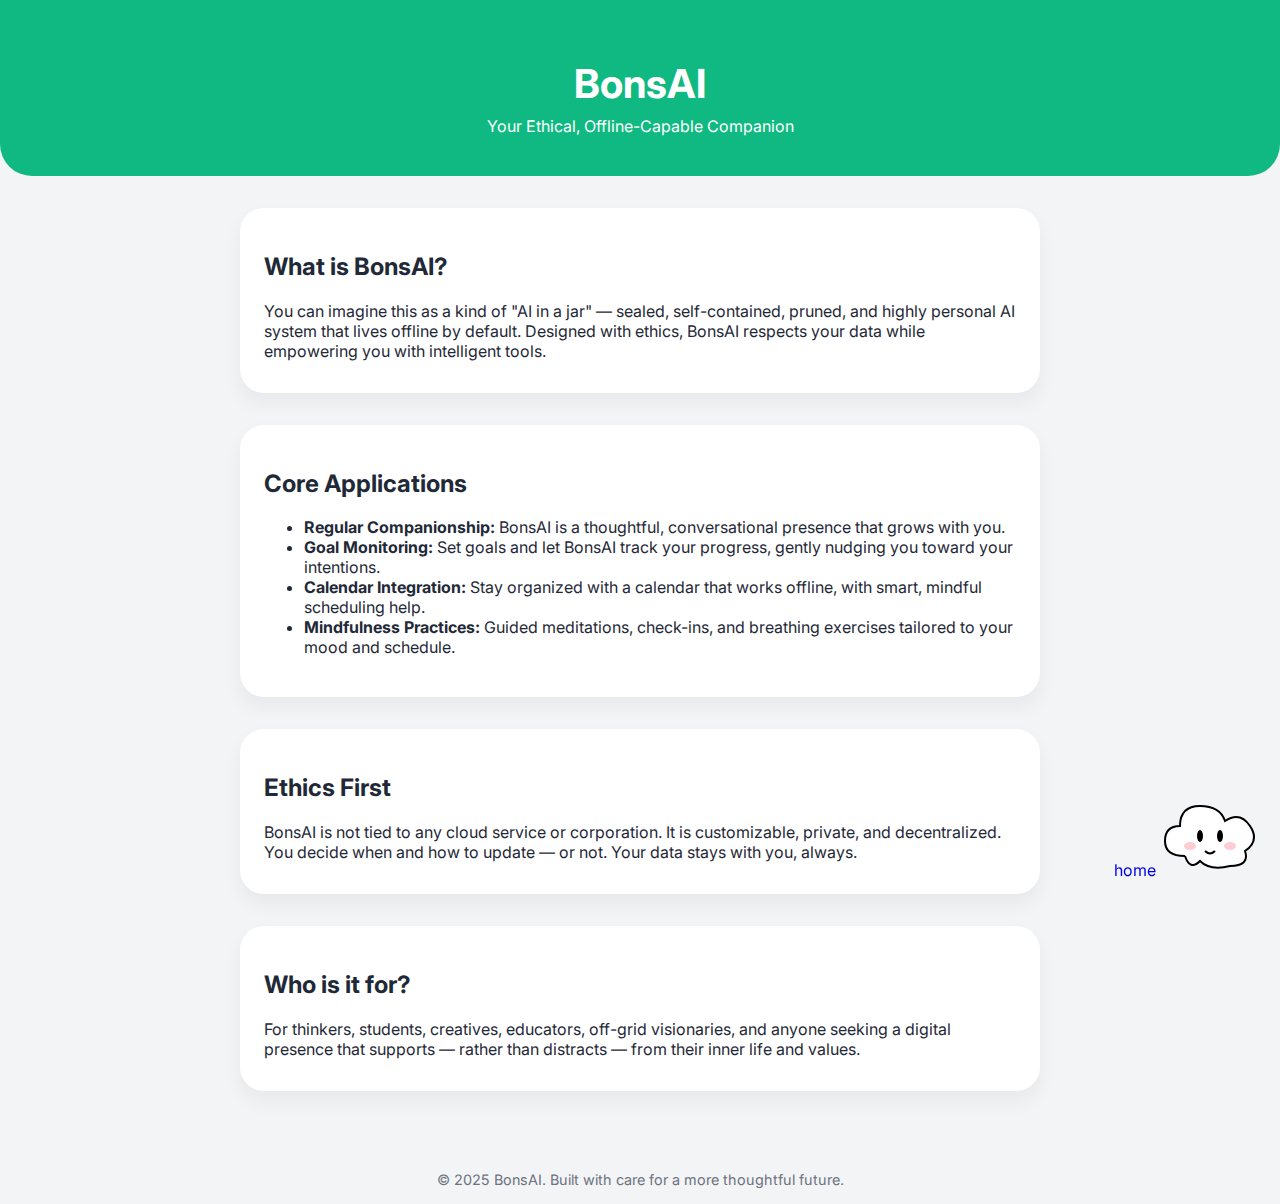
<file: bonsai.html>
<!DOCTYPE html>
<html lang="en">
<head>
  <meta charset="UTF-8" />
  <meta name="viewport" content="width=device-width, initial-scale=1.0" />
  <title>BonsAI - Your Ethical Companion</title>
  <link href="https://fonts.googleapis.com/css2?family=Inter:wght@400;600&display=swap" rel="stylesheet">
  <link rel="stylesheet" href="style.css">
  <style>
    body {
      font-family: 'Inter', sans-serif;
      margin: 0;
      background: #f3f4f6;
      color: #1f2937;
    }
    header {
      background: #10b981;
      padding: 2rem;
      text-align: center;
      color: white;
      border-bottom-left-radius: 2rem;
      border-bottom-right-radius: 2rem;
    }
    h1 {
      font-size: 2.5rem;
      margin-bottom: 0.5rem;
    }
    p {
      margin: 0.5rem 0;
    }
    section {
      padding: 2rem;
      max-width: 800px;
      margin: auto;
    }
    .card {
      background: white;
      border-radius: 1.5rem;
      box-shadow: 0 10px 20px rgba(0,0,0,0.05);
      padding: 1.5rem;
      margin-bottom: 2rem;
      transition: transform 0.2s;
    }
    .card:hover {
      transform: scale(1.02);
    }
    footer {
      text-align: center;
      padding: 1rem;
      font-size: 0.9rem;
      color: #6b7280;
    }
  </style>
</head>
<body>
  <header>
    <h1>BonsAI</h1>
    <p>Your Ethical, Offline-Capable Companion</p>
  </header>

  <section>
    <div class="card">
      <h2>What is BonsAI?</h2>
      <p>You can imagine this as a kind of "AI in a jar" — sealed, self-contained, pruned, and highly personal AI system that lives offline by default. Designed with ethics, BonsAI respects your data while empowering you with intelligent tools.</p>
    </div>

    <div class="card">
      <h2>Core Applications</h2>
      <ul>
        <li><strong>Regular Companionship:</strong> BonsAI is a thoughtful, conversational presence that grows with you.</li>
        <li><strong>Goal Monitoring:</strong> Set goals and let BonsAI track your progress, gently nudging you toward your intentions.</li>
        <li><strong>Calendar Integration:</strong> Stay organized with a calendar that works offline, with smart, mindful scheduling help.</li>
        <li><strong>Mindfulness Practices:</strong> Guided meditations, check-ins, and breathing exercises tailored to your mood and schedule.</li>
      </ul>
    </div>

    <div class="card">
      <h2>Ethics First</h2>
      <p>BonsAI is not tied to any cloud service or corporation. It is customizable, private, and decentralized. You decide when and how to update — or not. Your data stays with you, always.</p>
    </div>

    <div class="card">
      <h2>Who is it for?</h2>
      <p>For thinkers, students, creatives, educators, off-grid visionaries, and anyone seeking a digital presence that supports — rather than distracts — from their inner life and values.</p>
    </div>
  </section>
 <a href="index.html" id="cloud-home-button" title="Back to Homepage">
  <div class="button-container">
    <span class="home-text">home</span>
    <svg width="100" height="80" viewBox="0 0 100 80" xmlns="http://www.w3.org/2000/svg">
      <path d="M25,60 Q5,60 5,45 Q5,30 20,30 Q20,10 40,10 Q60,10 65,25 Q80,15 90,30 Q100,45 85,55 Q90,70 70,70 Q50,75 40,65 Q30,75 25,60" fill="white" stroke="black" stroke-width="2"/>
      <!-- Eyes (reduced by 1/4 in size) -->
      <ellipse cx="40" cy="40" rx="3" ry="6" fill="black"/>
      <ellipse cx="60" cy="40" rx="3" ry="6" fill="black"/>
      <!-- Cheeks -->
      <ellipse cx="30" cy="50" rx="6" ry="4" fill="#ffb6c1" fill-opacity="0.7"/>
      <ellipse cx="70" cy="50" rx="6" ry="4" fill="#ffb6c1" fill-opacity="0.7"/>
      <!-- Mouth -->
      <path d="M45,55 Q50,60 55,55" fill="none" stroke="black" stroke-width="2"/>
    </svg>
  </div>
</a>
  <footer>
    &copy; 2025 BonsAI. Built with care for a more thoughtful future.
  </footer>
</body>
</html>
</file>
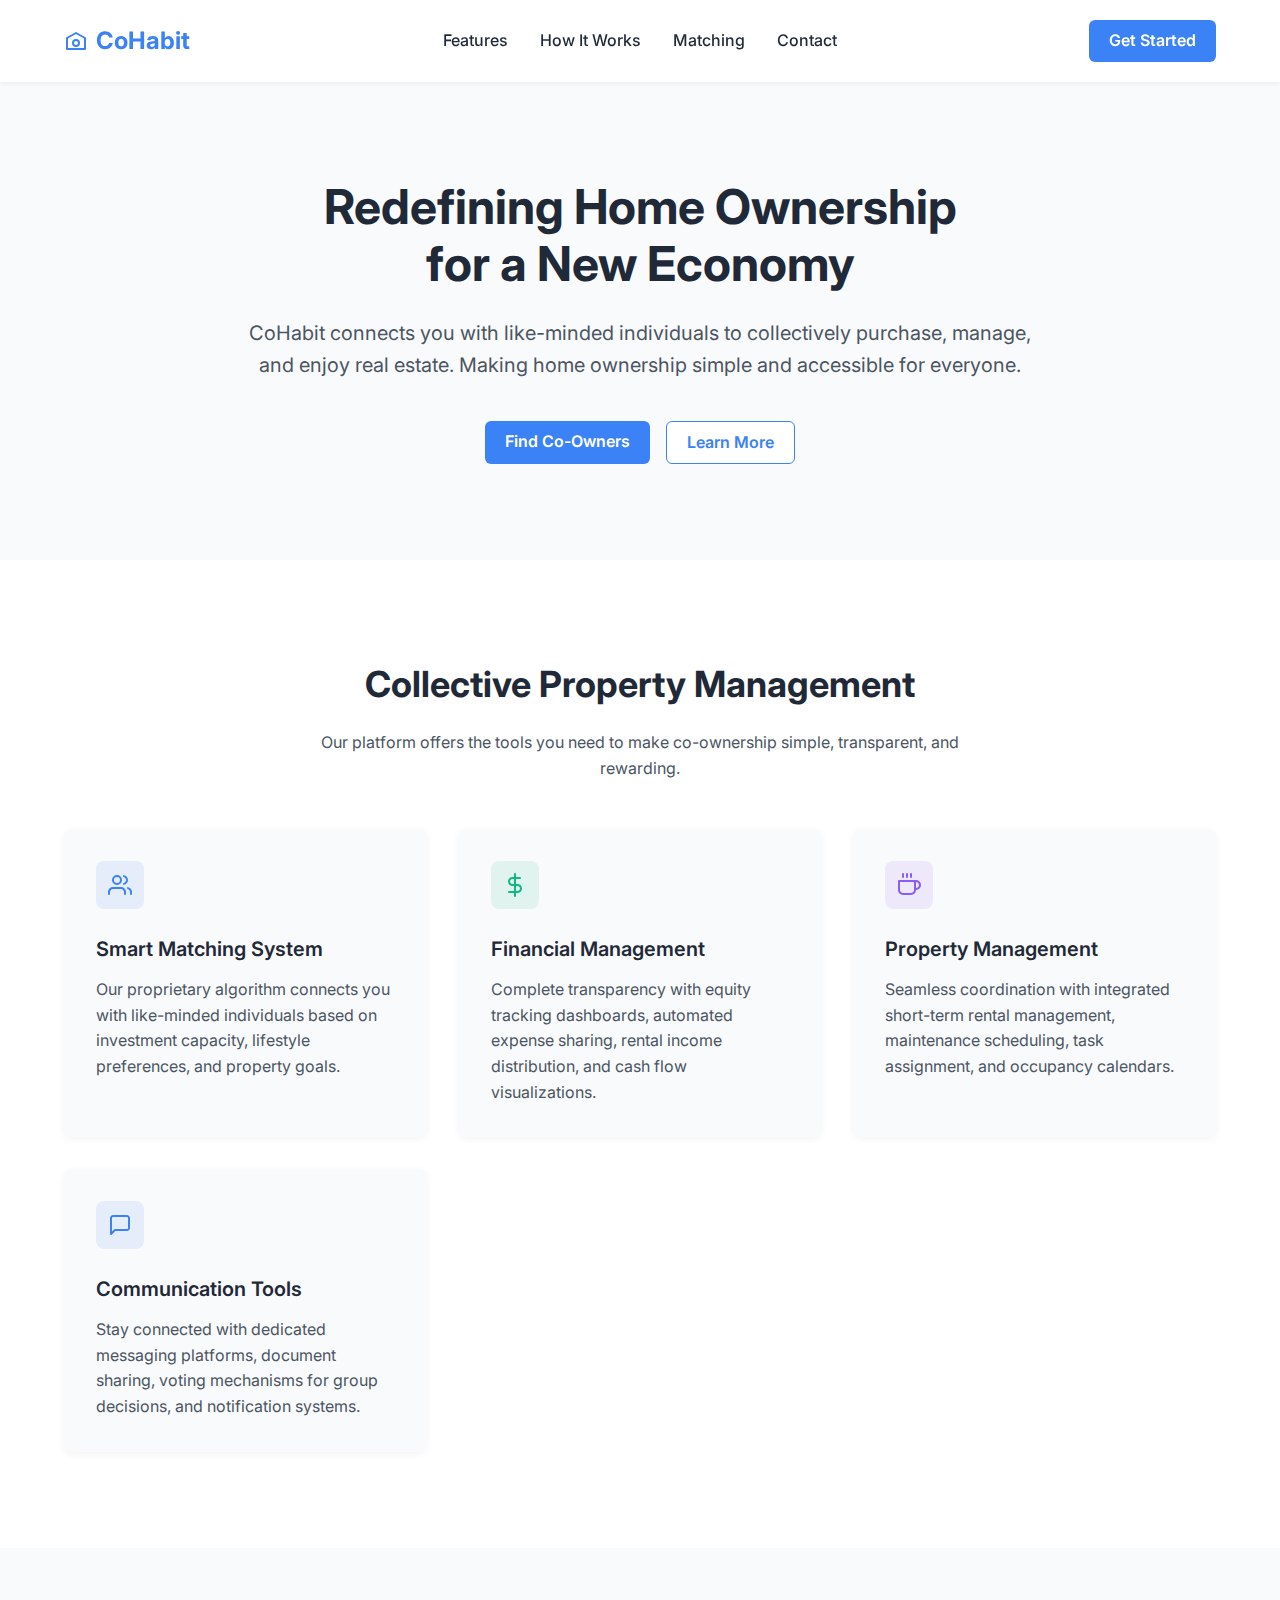
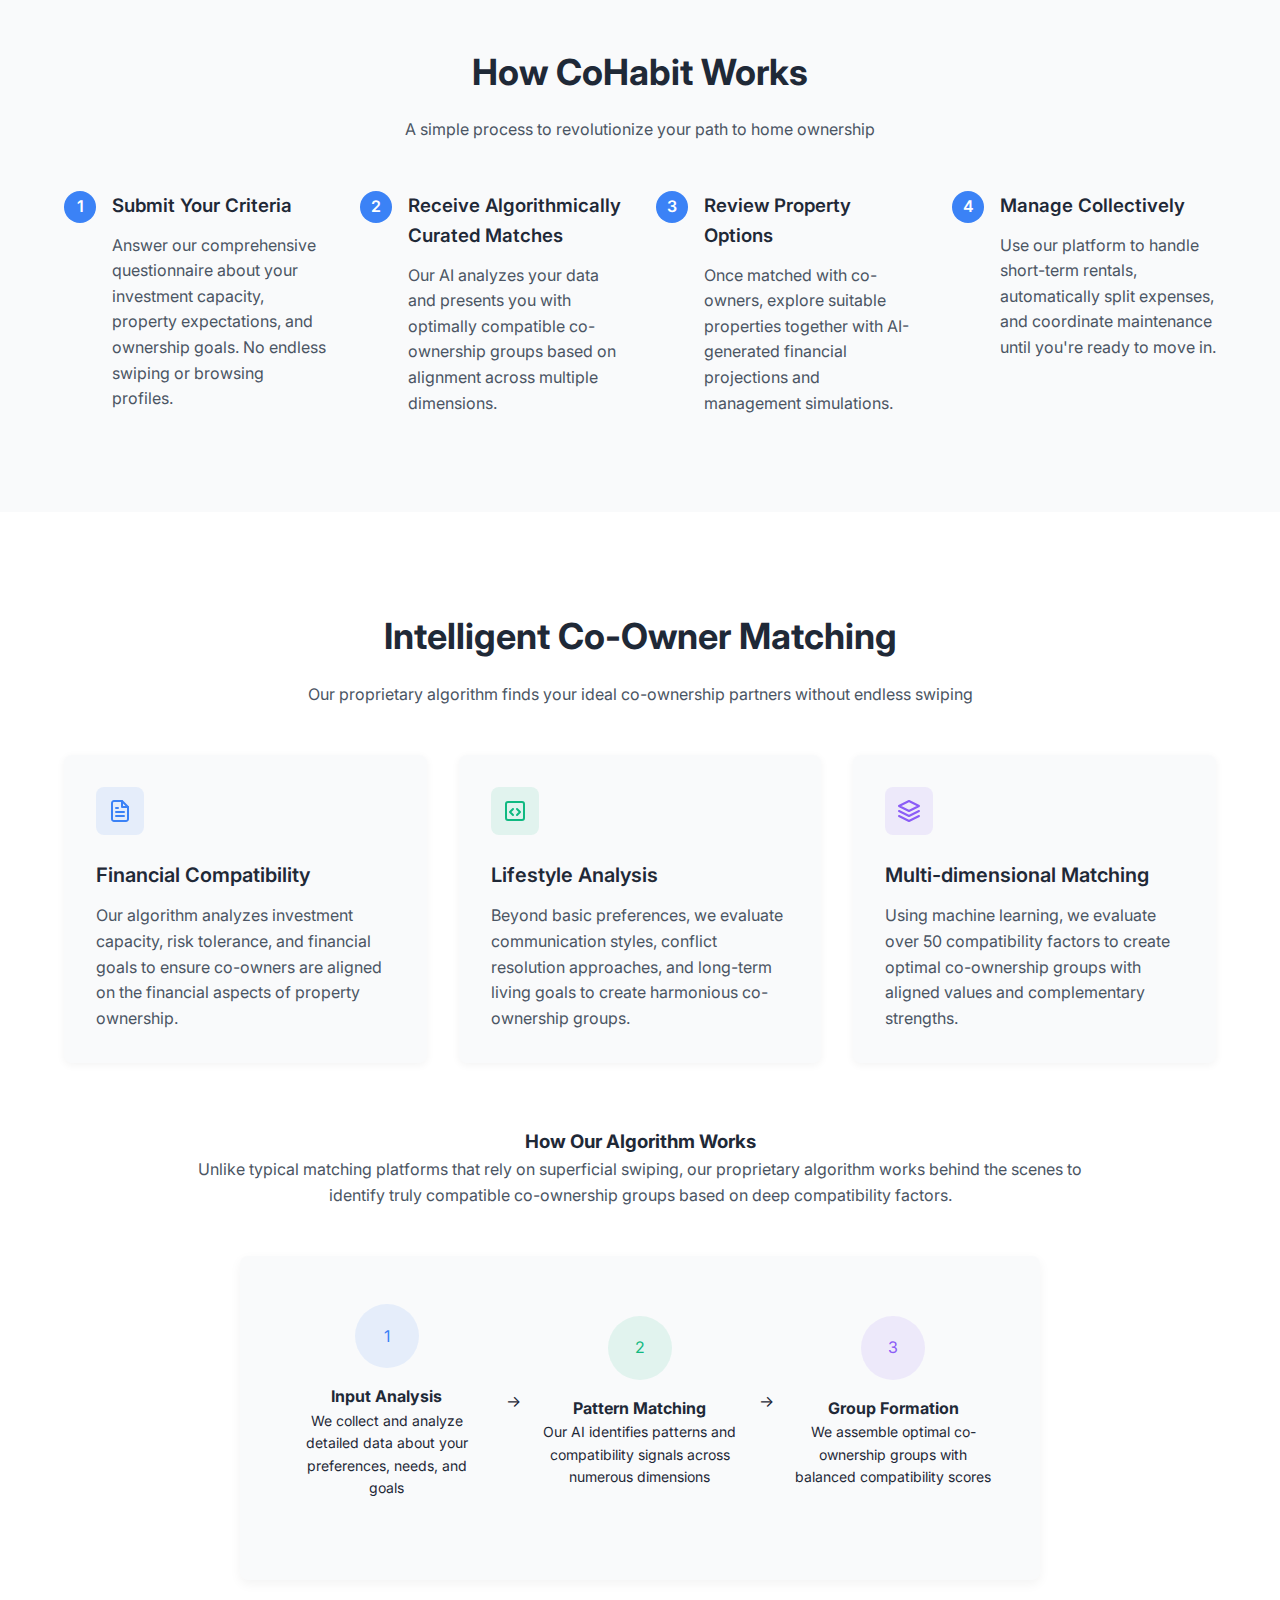
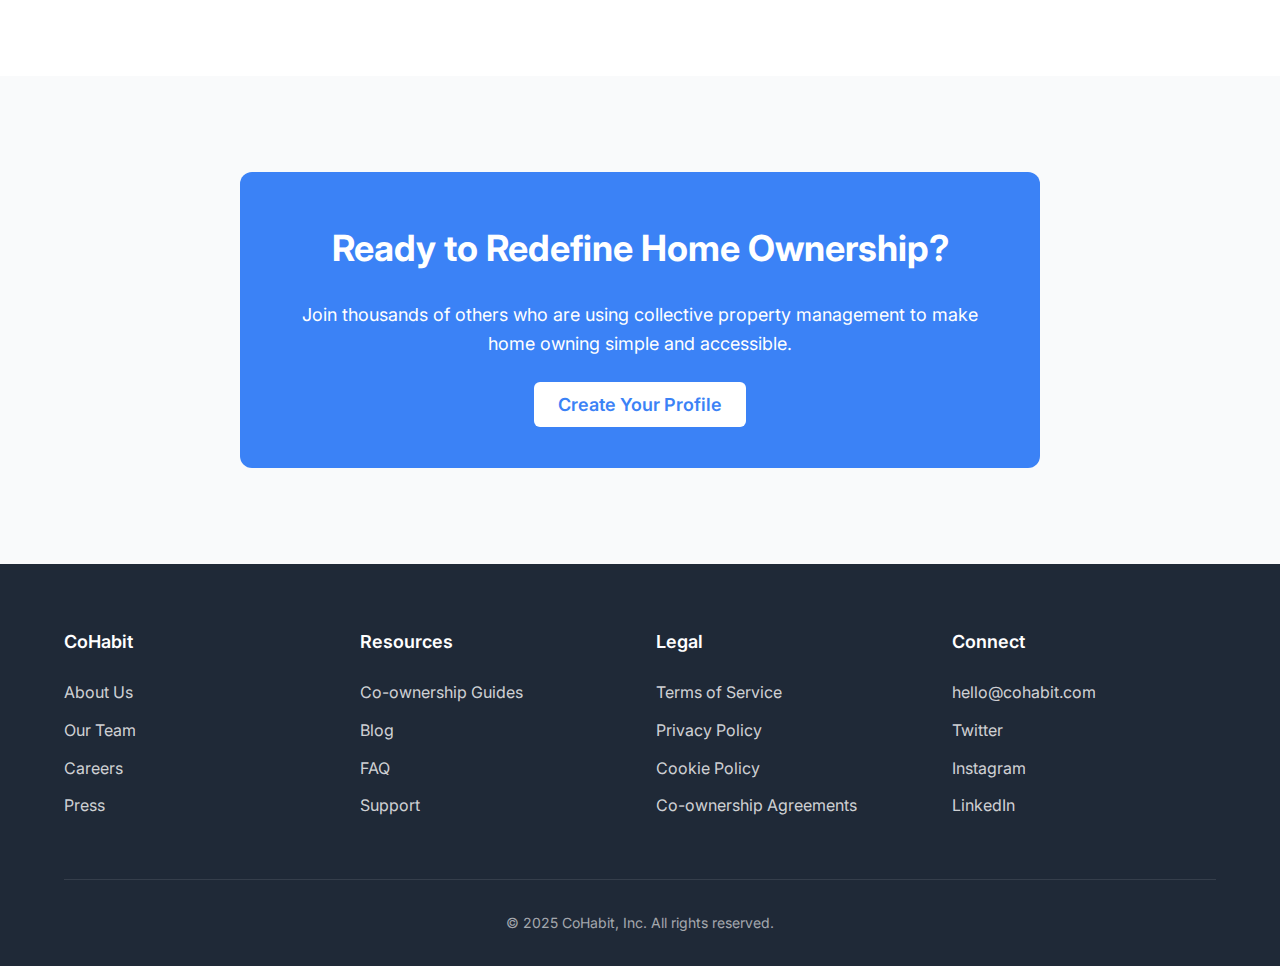
<file: CoHabit.html>
<!DOCTYPE html>
<html lang="en">
<head>
  <meta charset="UTF-8" />
  <meta name="viewport" content="width=device-width, initial-scale=1.0" />
  <title>CoHabit - Collective Property Ownership</title>
  <link href="https://fonts.googleapis.com/css2?family=Inter:wght@400;600;700&display=swap" rel="stylesheet">
  <style>
    :root {
      --primary: #3B82F6; /* Blue */
      --primary-dark: #2563EB;
      --secondary: #10B981; /* Green */
      --accent: #8B5CF6; /* Purple */
      --background: #F9FAFB;
      --card-bg: #FFFFFF;
      --text: #1F2937;
      --text-secondary: #4B5563;
      --border: #E5E7EB;
    }
    
    * {
      margin: 0;
      padding: 0;
      box-sizing: border-box;
    }
    
    body {
      font-family: 'Inter', sans-serif;
      background-color: var(--background);
      color: var(--text);
      line-height: 1.6;
    }
    
    .container {
      max-width: 1200px;
      margin: 0 auto;
      padding: 0 1.5rem;
    }
    
    /* Header Styles */
    header {
      background-color: var(--card-bg);
      padding: 1.25rem 0;
      box-shadow: 0 2px 4px rgba(0, 0, 0, 0.05);
      position: sticky;
      top: 0;
      z-index: 1000;
    }
    
    nav {
      display: flex;
      justify-content: space-between;
      align-items: center;
    }
    
    .logo {
      display: flex;
      align-items: center;
      font-weight: 700;
      font-size: 1.5rem;
      color: var(--primary);
    }
    
    .logo svg {
      margin-right: 0.5rem;
    }
    
    .nav-links {
      display: flex;
      gap: 2rem;
    }
    
    .nav-links a {
      text-decoration: none;
      color: var(--text);
      font-weight: 500;
      transition: color 0.2s;
    }
    
    .nav-links a:hover {
      color: var(--primary);
    }
    
    .cta-button {
      background-color: var(--primary);
      color: white;
      padding: 0.5rem 1.25rem;
      border-radius: 6px;
      font-weight: 600;
      text-decoration: none;
      transition: background-color 0.2s;
    }
    
    .cta-button:hover {
      background-color: var(--primary-dark);
    }
    
    /* Hero Section */
    .hero {
      padding: 6rem 0;
      text-align: center;
    }
    
    .hero h1 {
      font-size: 3rem;
      font-weight: 700;
      margin-bottom: 1.5rem;
      line-height: 1.2;
    }
    
    .hero p {
      font-size: 1.25rem;
      color: var(--text-secondary);
      max-width: 800px;
      margin: 0 auto 2.5rem;
    }
    
    .hero-buttons {
      display: flex;
      justify-content: center;
      gap: 1rem;
    }
    
    .secondary-button {
      background-color: white;
      color: var(--primary);
      padding: 0.5rem 1.25rem;
      border-radius: 6px;
      font-weight: 600;
      text-decoration: none;
      border: 1px solid var(--primary);
      transition: background-color 0.2s;
    }
    
    .secondary-button:hover {
      background-color: rgba(59, 130, 246, 0.05);
    }

    /* Features Section */
    .features {
      padding: 6rem 0;
      background-color: var(--card-bg);
    }
    
    .section-title {
      text-align: center;
      margin-bottom: 3rem;
    }
    
    .section-title h2 {
      font-size: 2.25rem;
      font-weight: 700;
      margin-bottom: 1rem;
    }
    
    .section-title p {
      color: var(--text-secondary);
      max-width: 700px;
      margin: 0 auto;
    }
    
    .feature-grid {
      display: grid;
      grid-template-columns: repeat(auto-fit, minmax(300px, 1fr));
      gap: 2rem;
    }
    
    .feature-card {
      background-color: var(--background);
      border-radius: 8px;
      padding: 2rem;
      box-shadow: 0 2px 8px rgba(0, 0, 0, 0.05);
      transition: transform 0.3s, box-shadow 0.3s;
    }
    
    .feature-card:hover {
      transform: translateY(-5px);
      box-shadow: 0 10px 20px rgba(0, 0, 0, 0.05);
    }
    
    .feature-icon {
      background-color: rgba(59, 130, 246, 0.1);
      color: var(--primary);
      width: 3rem;
      height: 3rem;
      border-radius: 8px;
      display: flex;
      align-items: center;
      justify-content: center;
      margin-bottom: 1.5rem;
    }
    
    .feature-icon.green {
      background-color: rgba(16, 185, 129, 0.1);
      color: var(--secondary);
    }
    
    .feature-icon.purple {
      background-color: rgba(139, 92, 246, 0.1);
      color: var(--accent);
    }
    
    .feature-card h3 {
      font-size: 1.25rem;
      margin-bottom: 0.75rem;
      font-weight: 600;
    }
    
    .feature-card p {
      color: var(--text-secondary);
    }

    /* How It Works Section */
    .how-it-works {
      padding: 6rem 0;
    }
    
    .steps {
      display: grid;
      grid-template-columns: repeat(auto-fit, minmax(250px, 1fr));
      gap: 2rem;
      counter-reset: step;
    }
    
    .step {
      position: relative;
      padding-left: 3rem;
    }
    
    .step::before {
      counter-increment: step;
      content: counter(step);
      position: absolute;
      left: 0;
      top: 0;
      width: 2rem;
      height: 2rem;
      background-color: var(--primary);
      color: white;
      border-radius: 50%;
      display: flex;
      align-items: center;
      justify-content: center;
      font-weight: 600;
    }
    
    .step h3 {
      margin-bottom: 0.75rem;
      font-weight: 600;
    }
    
    .step p {
      color: var(--text-secondary);
    }

    /* Testimonials */
    .testimonials {
      padding: 6rem 0;
      background-color: var(--card-bg);
    }
    
    .testimonial-grid {
      display: grid;
      grid-template-columns: repeat(auto-fit, minmax(300px, 1fr));
      gap: 2rem;
    }
    
    .testimonial-card {
      padding: 2rem;
      border-radius: 8px;
      box-shadow: 0 2px 8px rgba(0, 0, 0, 0.05);
      background-color: var(--background);
    }
    
    .testimonial-text {
      margin-bottom: 1.5rem;
      font-style: italic;
      line-height: 1.7;
    }
    
    .testimonial-author {
      display: flex;
      align-items: center;
    }
    
    .author-image {
      width: 3rem;
      height: 3rem;
      border-radius: 50%;
      margin-right: 1rem;
      overflow: hidden;
      background-color: #ddd;
    }
    
    .author-image img {
      width: 100%;
      height: 100%;
      object-fit: cover;
    }
    
    .author-info h4 {
      font-weight: 600;
      margin-bottom: 0.25rem;
    }
    
    .author-info p {
      color: var(--text-secondary);
      font-size: 0.875rem;
    }

    /* CTA Section */
    .cta-section {
      padding: 6rem 0;
      text-align: center;
    }
    
    .cta-container {
      max-width: 800px;
      margin: 0 auto;
      background-color: var(--primary);
      color: white;
      padding: 3rem;
      border-radius: 12px;
    }
    
    .cta-container h2 {
      font-size: 2.25rem;
      margin-bottom: 1.5rem;
    }
    
    .cta-container p {
      margin-bottom: 2rem;
      font-size: 1.125rem;
    }
    
    .cta-container .cta-button {
      background-color: white;
      color: var(--primary);
      padding: 0.75rem 1.5rem;
      font-size: 1.125rem;
    }
    
    .cta-container .cta-button:hover {
      background-color: rgba(255, 255, 255, 0.9);
    }

    /* Footer */
    footer {
      background-color: var(--text);
      color: white;
      padding: 4rem 0 2rem;
    }
    
    .footer-grid {
      display: grid;
      grid-template-columns: repeat(auto-fit, minmax(200px, 1fr));
      gap: 2rem;
      margin-bottom: 3rem;
    }
    
    .footer-column h3 {
      font-size: 1.125rem;
      margin-bottom: 1.5rem;
      font-weight: 600;
    }
    
    .footer-links {
      list-style: none;
    }
    
    .footer-links li {
      margin-bottom: 0.75rem;
    }
    
    .footer-links a {
      color: rgba(255, 255, 255, 0.8);
      text-decoration: none;
      transition: color 0.2s;
    }
    
    .footer-links a:hover {
      color: white;
    }
    
    .copyright {
      text-align: center;
      padding-top: 2rem;
      border-top: 1px solid rgba(255, 255, 255, 0.1);
      color: rgba(255, 255, 255, 0.6);
      font-size: 0.875rem;
    }

    /* Responsive Styles */
    @media (max-width: 768px) {
      .hero h1 {
        font-size: 2.25rem;
      }
      
      .hero p {
        font-size: 1rem;
      }
      
      .nav-links {
        display: none;
      }
      
      .hero-buttons {
        flex-direction: column;
        align-items: center;
      }
      
      .hero-buttons a {
        width: 100%;
        max-width: 300px;
        margin-bottom: 1rem;
      }
    }
  </style>
</head>
<body>
  <!-- Header Section -->
  <header>
    <div class="container">
      <nav>
        <div class="logo">
          <svg width="24" height="24" viewBox="0 0 24 24" fill="none" xmlns="http://www.w3.org/2000/svg">
            <path d="M3 9L12 4L21 9V20H3V9Z" stroke="currentColor" stroke-width="2" stroke-linecap="round" stroke-linejoin="round"/>
            <path d="M9 14C9 15.6569 10.3431 17 12 17C13.6569 17 15 15.6569 15 14C15 12.3431 13.6569 11 12 11C10.3431 11 9 12.3431 9 14Z" stroke="currentColor" stroke-width="2" stroke-linecap="round" stroke-linejoin="round"/>
          </svg>
          CoHabit
        </div>
        <div class="nav-links">
          <a href="#features">Features</a>
          <a href="#how-it-works">How It Works</a>
          <a href="#matching-algorithm">Matching</a>
          <a href="#contact">Contact</a>
        </div>
        <a href="#signup" class="cta-button">Get Started</a>
      </nav>
    </div>
  </header>

  <!-- Hero Section -->
  <section class="hero">
    <div class="container">
      <h1>Redefining Home Ownership<br>for a New Economy</h1>
      <p>CoHabit connects you with like-minded individuals to collectively purchase, manage, and enjoy real estate. Making home ownership simple and accessible for everyone.</p>
      <div class="hero-buttons">
        <a href="#signup" class="cta-button">Find Co-Owners</a>
        <a href="#learn-more" class="secondary-button">Learn More</a>
      </div>
    </div>
  </section>

  <!-- Features Section -->
  <section class="features" id="features">
    <div class="container">
      <div class="section-title">
        <h2>Collective Property Management</h2>
        <p>Our platform offers the tools you need to make co-ownership simple, transparent, and rewarding.</p>
      </div>
      <div class="feature-grid">
        <div class="feature-card">
          <div class="feature-icon">
            <svg width="24" height="24" viewBox="0 0 24 24" fill="none" xmlns="http://www.w3.org/2000/svg">
              <path d="M17 21V19C17 17.9391 16.5786 16.9217 15.8284 16.1716C15.0783 15.4214 14.0609 15 13 15H5C3.93913 15 2.92172 15.4214 2.17157 16.1716C1.42143 16.9217 1 17.9391 1 19V21" stroke="currentColor" stroke-width="2" stroke-linecap="round" stroke-linejoin="round"/>
              <path d="M9 11C11.2091 11 13 9.20914 13 7C13 4.79086 11.2091 3 9 3C6.79086 3 5 4.79086 5 7C5 9.20914 6.79086 11 9 11Z" stroke="currentColor" stroke-width="2" stroke-linecap="round" stroke-linejoin="round"/>
              <path d="M23 21V19C22.9993 18.1137 22.7044 17.2528 22.1614 16.5523C21.6184 15.8519 20.8581 15.3516 20 15.13" stroke="currentColor" stroke-width="2" stroke-linecap="round" stroke-linejoin="round"/>
              <path d="M16 3.13C16.8604 3.35031 17.623 3.85071 18.1676 4.55232C18.7122 5.25392 19.0078 6.11683 19.0078 7.005C19.0078 7.89318 18.7122 8.75608 18.1676 9.45769C17.623 10.1593 16.8604 10.6597 16 10.88" stroke="currentColor" stroke-width="2" stroke-linecap="round" stroke-linejoin="round"/>
            </svg>
          </div>
          <h3>Smart Matching System</h3>
          <p>Our proprietary algorithm connects you with like-minded individuals based on investment capacity, lifestyle preferences, and property goals.</p>
        </div>
        <div class="feature-card">
          <div class="feature-icon green">
            <svg width="24" height="24" viewBox="0 0 24 24" fill="none" xmlns="http://www.w3.org/2000/svg">
              <path d="M12 1V23" stroke="currentColor" stroke-width="2" stroke-linecap="round" stroke-linejoin="round"/>
              <path d="M17 5H9.5C8.57174 5 7.6815 5.36875 7.02513 6.02513C6.36875 6.6815 6 7.57174 6 8.5C6 9.42826 6.36875 10.3185 7.02513 10.9749C7.6815 11.6313 8.57174 12 9.5 12H14.5C15.4283 12 16.3185 12.3687 16.9749 13.0251C17.6313 13.6815 18 14.5717 18 15.5C18 16.4283 17.6313 17.3185 16.9749 17.9749C16.3185 18.6313 15.4283 19 14.5 19H6" stroke="currentColor" stroke-width="2" stroke-linecap="round" stroke-linejoin="round"/>
            </svg>
          </div>
          <h3>Financial Management</h3>
          <p>Complete transparency with equity tracking dashboards, automated expense sharing, rental income distribution, and cash flow visualizations.</p>
        </div>
        <div class="feature-card">
          <div class="feature-icon purple">
            <svg width="24" height="24" viewBox="0 0 24 24" fill="none" xmlns="http://www.w3.org/2000/svg">
              <path d="M18 8H19C20.0609 8 21.0783 8.42143 21.8284 9.17157C22.5786 9.92172 23 10.9391 23 12C23 13.0609 22.5786 14.0783 21.8284 14.8284C21.0783 15.5786 20.0609 16 19 16H18" stroke="currentColor" stroke-width="2" stroke-linecap="round" stroke-linejoin="round"/>
              <path d="M2 8H18V17C18 18.0609 17.5786 19.0783 16.8284 19.8284C16.0783 20.5786 15.0609 21 14 21H6C4.93913 21 3.92172 20.5786 3.17157 19.8284C2.42143 19.0783 2 18.0609 2 17V8Z" stroke="currentColor" stroke-width="2" stroke-linecap="round" stroke-linejoin="round"/>
              <path d="M6 1V4" stroke="currentColor" stroke-width="2" stroke-linecap="round" stroke-linejoin="round"/>
              <path d="M10 1V4" stroke="currentColor" stroke-width="2" stroke-linecap="round" stroke-linejoin="round"/>
              <path d="M14 1V4" stroke="currentColor" stroke-width="2" stroke-linecap="round" stroke-linejoin="round"/>
            </svg>
          </div>
          <h3>Property Management</h3>
          <p>Seamless coordination with integrated short-term rental management, maintenance scheduling, task assignment, and occupancy calendars.</p>
        </div>
        <div class="feature-card">
          <div class="feature-icon">
            <svg width="24" height="24" viewBox="0 0 24 24" fill="none" xmlns="http://www.w3.org/2000/svg">
              <path d="M21 15C21 15.5304 20.7893 16.0391 20.4142 16.4142C20.0391 16.7893 19.5304 17 19 17H7L3 21V5C3 4.46957 3.21071 3.96086 3.58579 3.58579C3.96086 3.21071 4.46957 3 5 3H19C19.5304 3 20.0391 3.21071 20.4142 3.58579C20.7893 3.96086 21 4.46957 21 5V15Z" stroke="currentColor" stroke-width="2" stroke-linecap="round" stroke-linejoin="round"/>
            </svg>
          </div>
          <h3>Communication Tools</h3>
          <p>Stay connected with dedicated messaging platforms, document sharing, voting mechanisms for group decisions, and notification systems.</p>
        </div>
      </div>
    </div>
  </section>

  <!-- How It Works Section -->
  <section class="how-it-works" id="how-it-works">
    <div class="container">
      <div class="section-title">
        <h2>How CoHabit Works</h2>
        <p>A simple process to revolutionize your path to home ownership</p>
      </div>
      <div class="steps">
        <div class="step">
          <h3>Submit Your Criteria</h3>
          <p>Answer our comprehensive questionnaire about your investment capacity, property expectations, and ownership goals. No endless swiping or browsing profiles.</p>
        </div>
        <div class="step">
          <h3>Receive Algorithmically Curated Matches</h3>
          <p>Our AI analyzes your data and presents you with optimally compatible co-ownership groups based on alignment across multiple dimensions.</p>
        </div>
        <div class="step">
          <h3>Review Property Options</h3>
          <p>Once matched with co-owners, explore suitable properties together with AI-generated financial projections and management simulations.</p>
        </div>
        <div class="step">
          <h3>Manage Collectively</h3>
          <p>Use our platform to handle short-term rentals, automatically split expenses, and coordinate maintenance until you're ready to move in.</p>
        </div>
      </div>
    </div>
  </section>

  <!-- Matching Algorithm Section -->
  <section class="testimonials" id="matching-algorithm">
    <div class="container">
      <div class="section-title">
        <h2>Intelligent Co-Owner Matching</h2>
        <p>Our proprietary algorithm finds your ideal co-ownership partners without endless swiping</p>
      </div>
      <div class="feature-grid">
        <div class="feature-card">
          <div class="feature-icon">
            <svg width="24" height="24" viewBox="0 0 24 24" fill="none" xmlns="http://www.w3.org/2000/svg">
              <path d="M14 2H6C5.46957 2 4.96086 2.21071 4.58579 2.58579C4.21071 2.96086 4 3.46957 4 4V20C4 20.5304 4.21071 21.0391 4.58579 21.4142C4.96086 21.7893 5.46957 22 6 22H18C18.5304 22 19.0391 21.7893 19.4142 21.4142C19.7893 21.0391 20 20.5304 20 20V8L14 2Z" stroke="currentColor" stroke-width="2" stroke-linecap="round" stroke-linejoin="round"/>
              <path d="M14 2V8H20" stroke="currentColor" stroke-width="2" stroke-linecap="round" stroke-linejoin="round"/>
              <path d="M16 13H8" stroke="currentColor" stroke-width="2" stroke-linecap="round" stroke-linejoin="round"/>
              <path d="M16 17H8" stroke="currentColor" stroke-width="2" stroke-linecap="round" stroke-linejoin="round"/>
              <path d="M10 9H9H8" stroke="currentColor" stroke-width="2" stroke-linecap="round" stroke-linejoin="round"/>
            </svg>
          </div>
          <h3>Financial Compatibility</h3>
          <p>Our algorithm analyzes investment capacity, risk tolerance, and financial goals to ensure co-owners are aligned on the financial aspects of property ownership.</p>
        </div>
        <div class="feature-card">
          <div class="feature-icon green">
            <svg width="24" height="24" viewBox="0 0 24 24" fill="none" xmlns="http://www.w3.org/2000/svg">
              <path d="M19 3H5C3.89543 3 3 3.89543 3 5V19C3 20.1046 3.89543 21 5 21H19C20.1046 21 21 20.1046 21 19V5C21 3.89543 20.1046 3 19 3Z" stroke="currentColor" stroke-width="2" stroke-linecap="round" stroke-linejoin="round"/>
              <path d="M10 16L7 13L10 10" stroke="currentColor" stroke-width="2" stroke-linecap="round" stroke-linejoin="round"/>
              <path d="M14 10L17 13L14 16" stroke="currentColor" stroke-width="2" stroke-linecap="round" stroke-linejoin="round"/>
            </svg>
          </div>
          <h3>Lifestyle Analysis</h3>
          <p>Beyond basic preferences, we evaluate communication styles, conflict resolution approaches, and long-term living goals to create harmonious co-ownership groups.</p>
        </div>
        <div class="feature-card">
          <div class="feature-icon purple">
            <svg width="24" height="24" viewBox="0 0 24 24" fill="none" xmlns="http://www.w3.org/2000/svg">
              <path d="M12 2L2 7L12 12L22 7L12 2Z" stroke="currentColor" stroke-width="2" stroke-linecap="round" stroke-linejoin="round"/>
              <path d="M2 17L12 22L22 17" stroke="currentColor" stroke-width="2" stroke-linecap="round" stroke-linejoin="round"/>
              <path d="M2 12L12 17L22 12" stroke="currentColor" stroke-width="2" stroke-linecap="round" stroke-linejoin="round"/>
            </svg>
          </div>
          <h3>Multi-dimensional Matching</h3>
          <p>Using machine learning, we evaluate over 50 compatibility factors to create optimal co-ownership groups with aligned values and complementary strengths.</p>
        </div>
      </div>
      <div class="section-title" style="margin-top: 4rem;">
        <h3>How Our Algorithm Works</h3>
        <p style="max-width: 900px;">Unlike typical matching platforms that rely on superficial swiping, our proprietary algorithm works behind the scenes to identify truly compatible co-ownership groups based on deep compatibility factors.</p>
      </div>
      <div style="max-width: 800px; margin: 0 auto; background-color: var(--background); padding: 2rem; border-radius: 8px; box-shadow: 0 4px 12px rgba(0, 0, 0, 0.05);">
        <div style="display: flex; justify-content: space-between; align-items: center; margin-bottom: 2rem;">
          <div style="flex: 1; text-align: center; padding: 1rem;">
            <div style="width: 64px; height: 64px; background-color: rgba(59, 130, 246, 0.1); color: var(--primary); border-radius: 50%; display: flex; align-items: center; justify-content: center; margin: 0 auto 1rem;">1</div>
            <h4>Input Analysis</h4>
            <p style="font-size: 0.875rem;">We collect and analyze detailed data about your preferences, needs, and goals</p>
          </div>
          <div style="width: 24px; text-align: center;">→</div>
          <div style="flex: 1; text-align: center; padding: 1rem;">
            <div style="width: 64px; height: 64px; background-color: rgba(16, 185, 129, 0.1); color: var(--secondary); border-radius: 50%; display: flex; align-items: center; justify-content: center; margin: 0 auto 1rem;">2</div>
            <h4>Pattern Matching</h4>
            <p style="font-size: 0.875rem;">Our AI identifies patterns and compatibility signals across numerous dimensions</p>
          </div>
          <div style="width: 24px; text-align: center;">→</div>
          <div style="flex: 1; text-align: center; padding: 1rem;">
            <div style="width: 64px; height: 64px; background-color: rgba(139, 92, 246, 0.1); color: var(--accent); border-radius: 50%; display: flex; align-items: center; justify-content: center; margin: 0 auto 1rem;">3</div>
            <h4>Group Formation</h4>
            <p style="font-size: 0.875rem;">We assemble optimal co-ownership groups with balanced compatibility scores</p>
          </div>
        </div>
      </div>
    </div>
  </section>

  <!-- CTA Section -->
  <section class="cta-section" id="signup">
    <div class="container">
      <div class="cta-container">
        <h2>Ready to Redefine Home Ownership?</h2>
        <p>Join thousands of others who are using collective property management to make home owning simple and accessible.</p>
        <a href="#get-started" class="cta-button">Create Your Profile</a>
      </div>
    </div>
  </section>

  <!-- Footer -->
  <footer id="contact">
    <div class="container">
      <div class="footer-grid">
        <div class="footer-column">
          <h3>CoHabit</h3>
          <ul class="footer-links">
            <li><a href="#about">About Us</a></li>
            <li><a href="#team">Our Team</a></li>
            <li><a href="#careers">Careers</a></li>
            <li><a href="#press">Press</a></li>
          </ul>
        </div>
        <div class="footer-column">
          <h3>Resources</h3>
          <ul class="footer-links">
            <li><a href="#guides">Co-ownership Guides</a></li>
            <li><a href="#blog">Blog</a></li>
            <li><a href="#faq">FAQ</a></li>
            <li><a href="#support">Support</a></li>
          </ul>
        </div>
        <div class="footer-column">
          <h3>Legal</h3>
          <ul class="footer-links">
            <li><a href="#terms">Terms of Service</a></li>
            <li><a href="#privacy">Privacy Policy</a></li>
            <li><a href="#cookies">Cookie Policy</a></li>
            <li><a href="#agreements">Co-ownership Agreements</a></li>
          </ul>
        </div>
        <div class="footer-column">
          <h3>Connect</h3>
          <ul class="footer-links">
            <li><a href="#email">hello@cohabit.com</a></li>
            <li><a href="#twitter">Twitter</a></li>
            <li><a href="#instagram">Instagram</a></li>
            <li><a href="#linkedin">LinkedIn</a></li>
          </ul>
        </div>
      </div>
      <div class="copyright">
        <p>&copy; 2025 CoHabit, Inc. All rights reserved.</p>
      </div>
    </div>
  </footer>
</body>
</html>
</file>
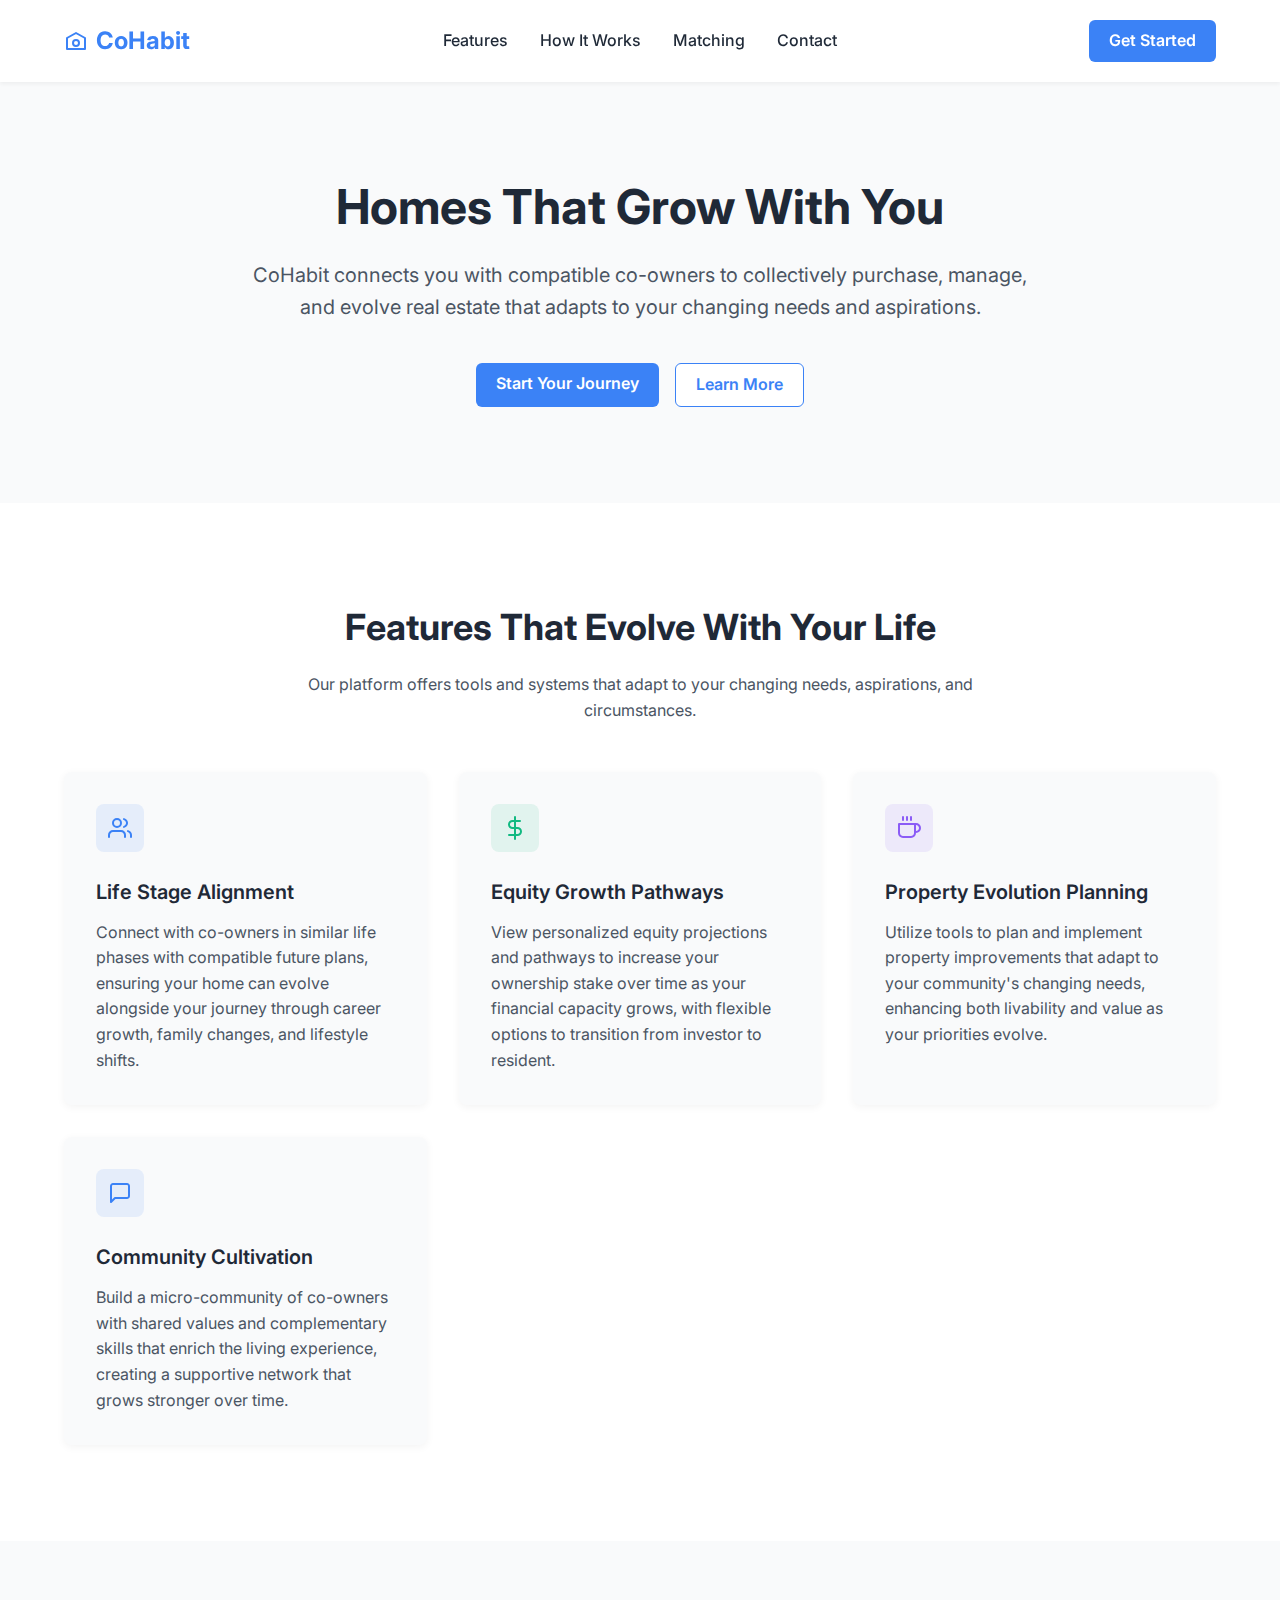
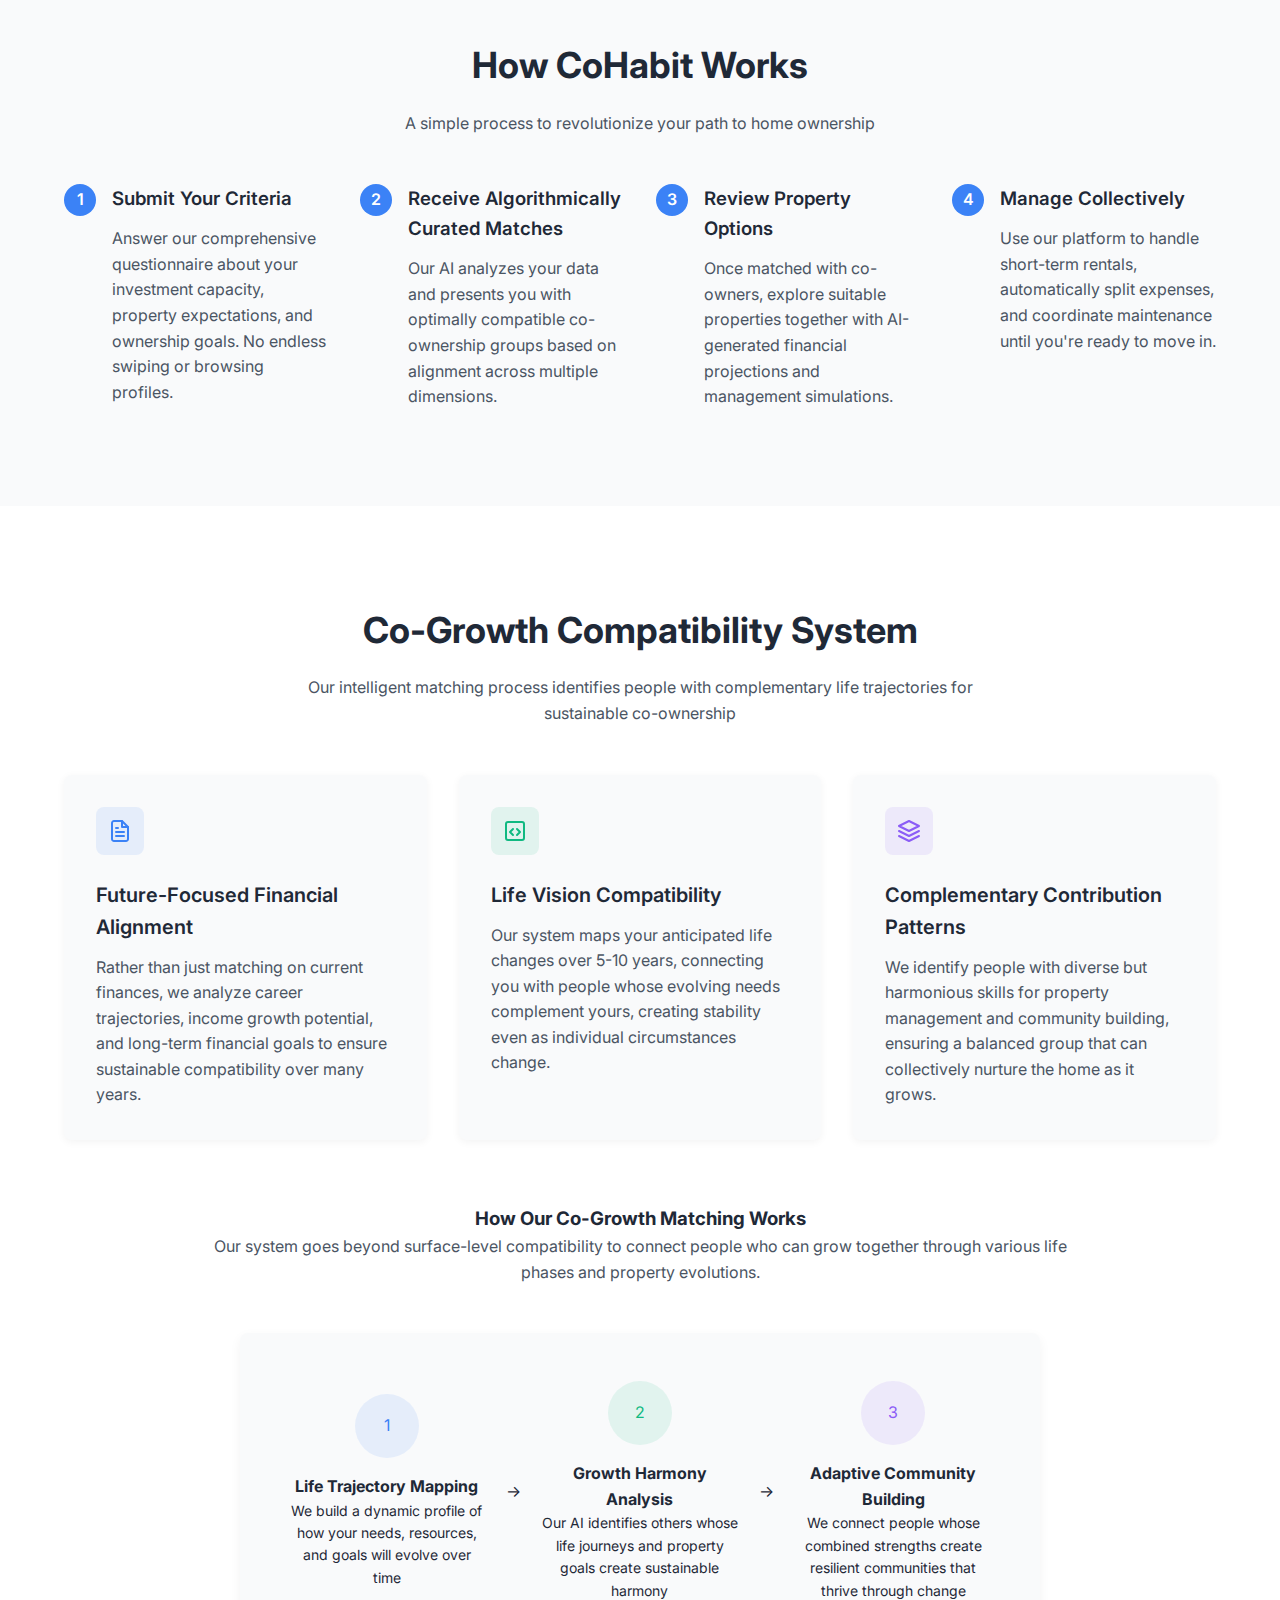
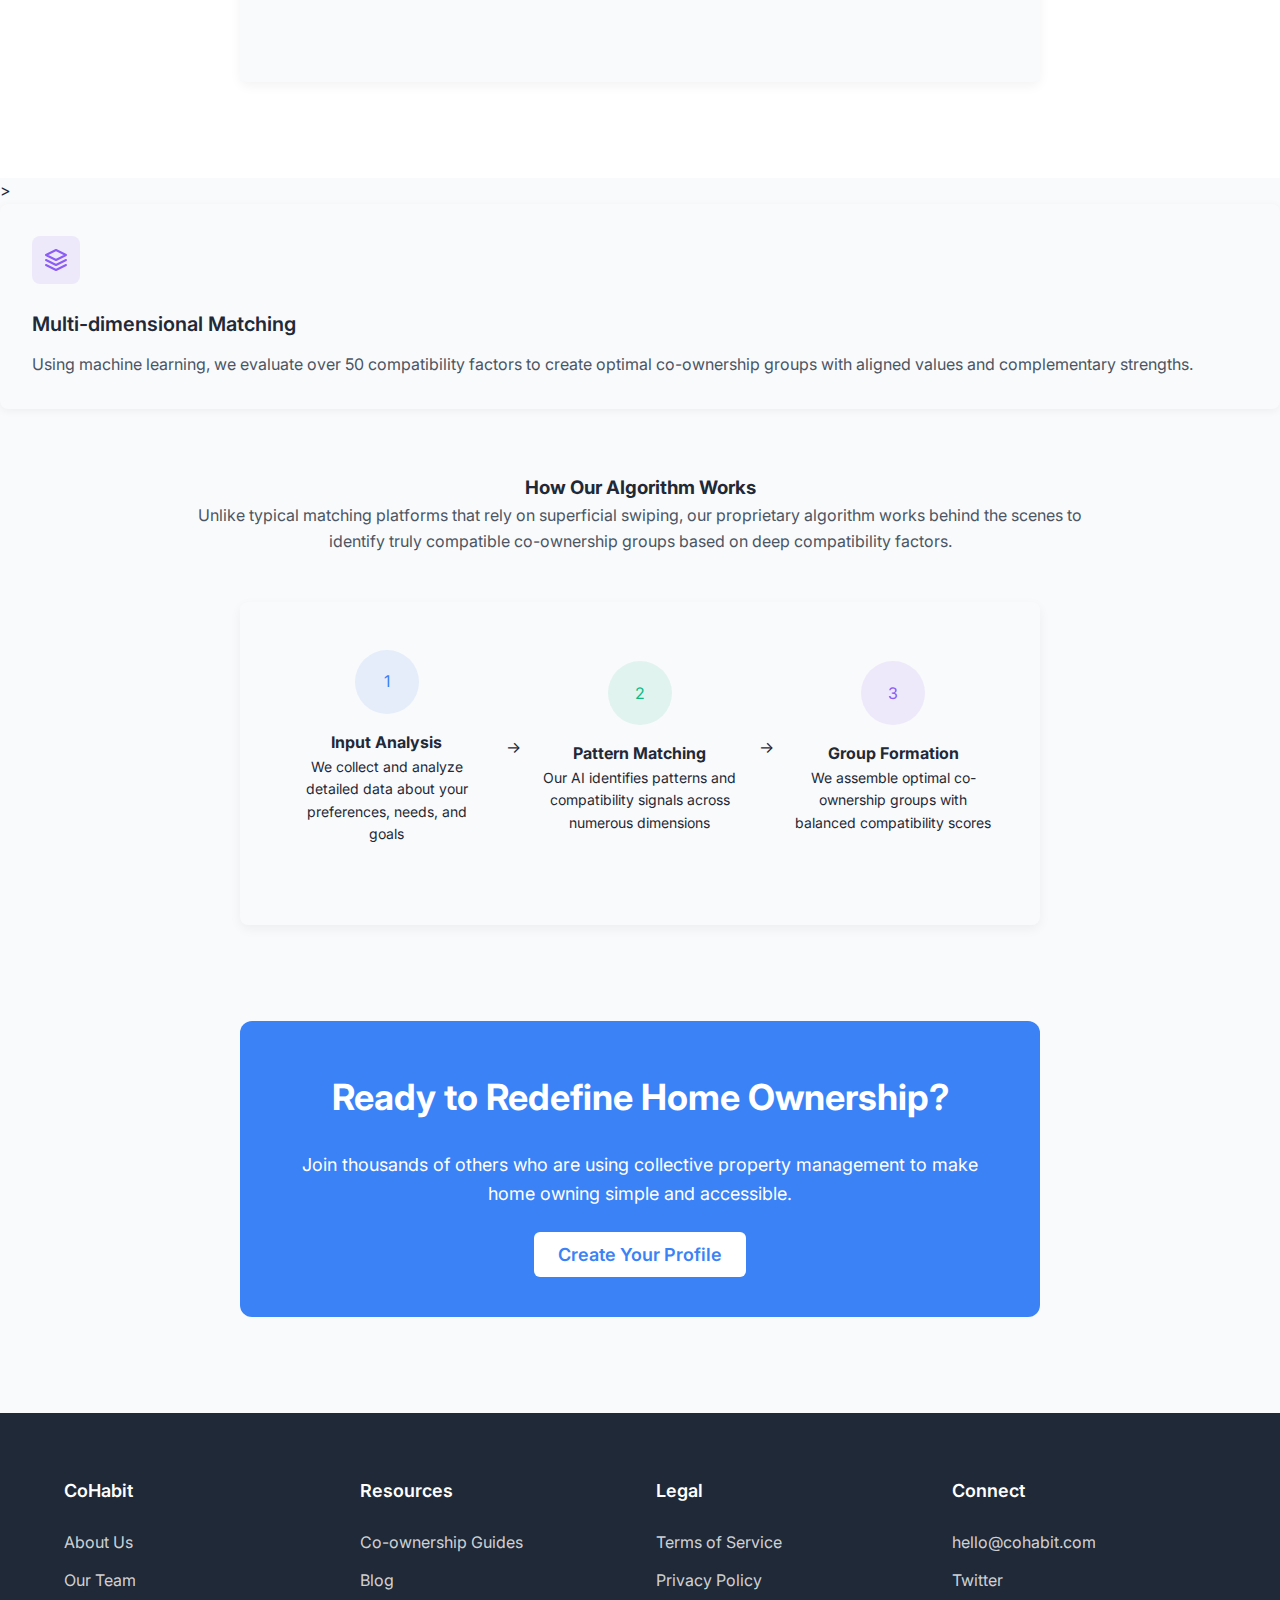
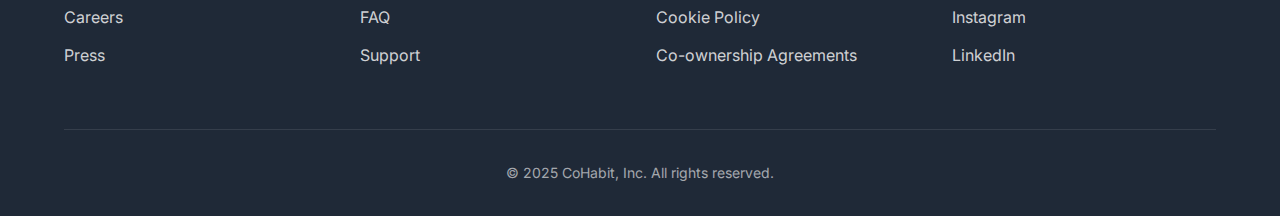
<file: cohabit.html>
<!DOCTYPE html>
<html lang="en">
<head>
  <meta charset="UTF-8" />
  <meta name="viewport" content="width=device-width, initial-scale=1.0" />
  <title>CoHabit - Collective Property Ownership</title>
  <link href="https://fonts.googleapis.com/css2?family=Inter:wght@400;600;700&display=swap" rel="stylesheet">
  <style>
    :root {
      --primary: #3B82F6; /* Blue */
      --primary-dark: #2563EB;
      --secondary: #10B981; /* Green */
      --accent: #8B5CF6; /* Purple */
      --background: #F9FAFB;
      --card-bg: #FFFFFF;
      --text: #1F2937;
      --text-secondary: #4B5563;
      --border: #E5E7EB;
    }
    
    * {
      margin: 0;
      padding: 0;
      box-sizing: border-box;
    }
    
    body {
      font-family: 'Inter', sans-serif;
      background-color: var(--background);
      color: var(--text);
      line-height: 1.6;
    }
    
    .container {
      max-width: 1200px;
      margin: 0 auto;
      padding: 0 1.5rem;
    }
    
    /* Header Styles */
    header {
      background-color: var(--card-bg);
      padding: 1.25rem 0;
      box-shadow: 0 2px 4px rgba(0, 0, 0, 0.05);
      position: sticky;
      top: 0;
      z-index: 1000;
    }
    
    nav {
      display: flex;
      justify-content: space-between;
      align-items: center;
    }
    
    .logo {
      display: flex;
      align-items: center;
      font-weight: 700;
      font-size: 1.5rem;
      color: var(--primary);
    }
    
    .logo svg {
      margin-right: 0.5rem;
    }
    
    .nav-links {
      display: flex;
      gap: 2rem;
    }
    
    .nav-links a {
      text-decoration: none;
      color: var(--text);
      font-weight: 500;
      transition: color 0.2s;
    }
    
    .nav-links a:hover {
      color: var(--primary);
    }
    
    .cta-button {
      background-color: var(--primary);
      color: white;
      padding: 0.5rem 1.25rem;
      border-radius: 6px;
      font-weight: 600;
      text-decoration: none;
      transition: background-color 0.2s;
    }
    
    .cta-button:hover {
      background-color: var(--primary-dark);
    }
    
    /* Hero Section */
    .hero {
      padding: 6rem 0;
      text-align: center;
    }
    
    .hero h1 {
      font-size: 3rem;
      font-weight: 700;
      margin-bottom: 1.5rem;
      line-height: 1.2;
    }
    
    .hero p {
      font-size: 1.25rem;
      color: var(--text-secondary);
      max-width: 800px;
      margin: 0 auto 2.5rem;
    }
    
    .hero-buttons {
      display: flex;
      justify-content: center;
      gap: 1rem;
    }
    
    .secondary-button {
      background-color: white;
      color: var(--primary);
      padding: 0.5rem 1.25rem;
      border-radius: 6px;
      font-weight: 600;
      text-decoration: none;
      border: 1px solid var(--primary);
      transition: background-color 0.2s;
    }
    
    .secondary-button:hover {
      background-color: rgba(59, 130, 246, 0.05);
    }

    /* Features Section */
    .features {
      padding: 6rem 0;
      background-color: var(--card-bg);
    }
    
    .section-title {
      text-align: center;
      margin-bottom: 3rem;
    }
    
    .section-title h2 {
      font-size: 2.25rem;
      font-weight: 700;
      margin-bottom: 1rem;
    }
    
    .section-title p {
      color: var(--text-secondary);
      max-width: 700px;
      margin: 0 auto;
    }
    
    .feature-grid {
      display: grid;
      grid-template-columns: repeat(auto-fit, minmax(300px, 1fr));
      gap: 2rem;
    }
    
    .feature-card {
      background-color: var(--background);
      border-radius: 8px;
      padding: 2rem;
      box-shadow: 0 2px 8px rgba(0, 0, 0, 0.05);
      transition: transform 0.3s, box-shadow 0.3s;
    }
    
    .feature-card:hover {
      transform: translateY(-5px);
      box-shadow: 0 10px 20px rgba(0, 0, 0, 0.05);
    }
    
    .feature-icon {
      background-color: rgba(59, 130, 246, 0.1);
      color: var(--primary);
      width: 3rem;
      height: 3rem;
      border-radius: 8px;
      display: flex;
      align-items: center;
      justify-content: center;
      margin-bottom: 1.5rem;
    }
    
    .feature-icon.green {
      background-color: rgba(16, 185, 129, 0.1);
      color: var(--secondary);
    }
    
    .feature-icon.purple {
      background-color: rgba(139, 92, 246, 0.1);
      color: var(--accent);
    }
    
    .feature-card h3 {
      font-size: 1.25rem;
      margin-bottom: 0.75rem;
      font-weight: 600;
    }
    
    .feature-card p {
      color: var(--text-secondary);
    }

    /* How It Works Section */
    .how-it-works {
      padding: 6rem 0;
    }
    
    .steps {
      display: grid;
      grid-template-columns: repeat(auto-fit, minmax(250px, 1fr));
      gap: 2rem;
      counter-reset: step;
    }
    
    .step {
      position: relative;
      padding-left: 3rem;
    }
    
    .step::before {
      counter-increment: step;
      content: counter(step);
      position: absolute;
      left: 0;
      top: 0;
      width: 2rem;
      height: 2rem;
      background-color: var(--primary);
      color: white;
      border-radius: 50%;
      display: flex;
      align-items: center;
      justify-content: center;
      font-weight: 600;
    }
    
    .step h3 {
      margin-bottom: 0.75rem;
      font-weight: 600;
    }
    
    .step p {
      color: var(--text-secondary);
    }

    /* Testimonials */
    .testimonials {
      padding: 6rem 0;
      background-color: var(--card-bg);
    }
    
    .testimonial-grid {
      display: grid;
      grid-template-columns: repeat(auto-fit, minmax(300px, 1fr));
      gap: 2rem;
    }
    
    .testimonial-card {
      padding: 2rem;
      border-radius: 8px;
      box-shadow: 0 2px 8px rgba(0, 0, 0, 0.05);
      background-color: var(--background);
    }
    
    .testimonial-text {
      margin-bottom: 1.5rem;
      font-style: italic;
      line-height: 1.7;
    }
    
    .testimonial-author {
      display: flex;
      align-items: center;
    }
    
    .author-image {
      width: 3rem;
      height: 3rem;
      border-radius: 50%;
      margin-right: 1rem;
      overflow: hidden;
      background-color: #ddd;
    }
    
    .author-image img {
      width: 100%;
      height: 100%;
      object-fit: cover;
    }
    
    .author-info h4 {
      font-weight: 600;
      margin-bottom: 0.25rem;
    }
    
    .author-info p {
      color: var(--text-secondary);
      font-size: 0.875rem;
    }

    /* CTA Section */
    .cta-section {
      padding: 6rem 0;
      text-align: center;
    }
    
    .cta-container {
      max-width: 800px;
      margin: 0 auto;
      background-color: var(--primary);
      color: white;
      padding: 3rem;
      border-radius: 12px;
    }
    
    .cta-container h2 {
      font-size: 2.25rem;
      margin-bottom: 1.5rem;
    }
    
    .cta-container p {
      margin-bottom: 2rem;
      font-size: 1.125rem;
    }
    
    .cta-container .cta-button {
      background-color: white;
      color: var(--primary);
      padding: 0.75rem 1.5rem;
      font-size: 1.125rem;
    }
    
    .cta-container .cta-button:hover {
      background-color: rgba(255, 255, 255, 0.9);
    }

    /* Footer */
    footer {
      background-color: var(--text);
      color: white;
      padding: 4rem 0 2rem;
    }
    
    .footer-grid {
      display: grid;
      grid-template-columns: repeat(auto-fit, minmax(200px, 1fr));
      gap: 2rem;
      margin-bottom: 3rem;
    }
    
    .footer-column h3 {
      font-size: 1.125rem;
      margin-bottom: 1.5rem;
      font-weight: 600;
    }
    
    .footer-links {
      list-style: none;
    }
    
    .footer-links li {
      margin-bottom: 0.75rem;
    }
    
    .footer-links a {
      color: rgba(255, 255, 255, 0.8);
      text-decoration: none;
      transition: color 0.2s;
    }
    
    .footer-links a:hover {
      color: white;
    }
    
    .copyright {
      text-align: center;
      padding-top: 2rem;
      border-top: 1px solid rgba(255, 255, 255, 0.1);
      color: rgba(255, 255, 255, 0.6);
      font-size: 0.875rem;
    }

    /* Responsive Styles */
    @media (max-width: 768px) {
      .hero h1 {
        font-size: 2.25rem;
      }
      
      .hero p {
        font-size: 1rem;
      }
      
      .nav-links {
        display: none;
      }
      
      .hero-buttons {
        flex-direction: column;
        align-items: center;
      }
      
      .hero-buttons a {
        width: 100%;
        max-width: 300px;
        margin-bottom: 1rem;
      }
    }
  </style>
</head>
<body>
  <!-- Header Section -->
  <header>
    <div class="container">
      <nav>
        <div class="logo">
          <svg width="24" height="24" viewBox="0 0 24 24" fill="none" xmlns="http://www.w3.org/2000/svg">
            <path d="M3 9L12 4L21 9V20H3V9Z" stroke="currentColor" stroke-width="2" stroke-linecap="round" stroke-linejoin="round"/>
            <path d="M9 14C9 15.6569 10.3431 17 12 17C13.6569 17 15 15.6569 15 14C15 12.3431 13.6569 11 12 11C10.3431 11 9 12.3431 9 14Z" stroke="currentColor" stroke-width="2" stroke-linecap="round" stroke-linejoin="round"/>
          </svg>
          CoHabit
        </div>
        <div class="nav-links">
          <a href="#features">Features</a>
          <a href="#how-it-works">How It Works</a>
          <a href="#matching-algorithm">Matching</a>
          <a href="#contact">Contact</a>
        </div>
        <a href="#signup" class="cta-button">Get Started</a>
      </nav>
    </div>
  </header>

  <!-- Hero Section -->
  <section class="hero">
    <div class="container">
      <h1>Homes That Grow With You</h1>
      <p>CoHabit connects you with compatible co-owners to collectively purchase, manage, and evolve real estate that adapts to your changing needs and aspirations.</p>
      <div class="hero-buttons">
        <a href="#signup" class="cta-button">Start Your Journey</a>
        <a href="#learn-more" class="secondary-button">Learn More</a>
      </div>
    </div>
  </section>

  <!-- Features Section -->
  <section class="features" id="features">
    <div class="container">
      <div class="section-title">
        <h2>Features That Evolve With Your Life</h2>
        <p>Our platform offers tools and systems that adapt to your changing needs, aspirations, and circumstances.</p>
      </div>
      <div class="feature-grid">
        <div class="feature-card">
          <div class="feature-icon">
            <svg width="24" height="24" viewBox="0 0 24 24" fill="none" xmlns="http://www.w3.org/2000/svg">
              <path d="M17 21V19C17 17.9391 16.5786 16.9217 15.8284 16.1716C15.0783 15.4214 14.0609 15 13 15H5C3.93913 15 2.92172 15.4214 2.17157 16.1716C1.42143 16.9217 1 17.9391 1 19V21" stroke="currentColor" stroke-width="2" stroke-linecap="round" stroke-linejoin="round"/>
              <path d="M9 11C11.2091 11 13 9.20914 13 7C13 4.79086 11.2091 3 9 3C6.79086 3 5 4.79086 5 7C5 9.20914 6.79086 11 9 11Z" stroke="currentColor" stroke-width="2" stroke-linecap="round" stroke-linejoin="round"/>
              <path d="M23 21V19C22.9993 18.1137 22.7044 17.2528 22.1614 16.5523C21.6184 15.8519 20.8581 15.3516 20 15.13" stroke="currentColor" stroke-width="2" stroke-linecap="round" stroke-linejoin="round"/>
              <path d="M16 3.13C16.8604 3.35031 17.623 3.85071 18.1676 4.55232C18.7122 5.25392 19.0078 6.11683 19.0078 7.005C19.0078 7.89318 18.7122 8.75608 18.1676 9.45769C17.623 10.1593 16.8604 10.6597 16 10.88" stroke="currentColor" stroke-width="2" stroke-linecap="round" stroke-linejoin="round"/>
            </svg>
          </div>
          <h3>Life Stage Alignment</h3>
          <p>Connect with co-owners in similar life phases with compatible future plans, ensuring your home can evolve alongside your journey through career growth, family changes, and lifestyle shifts.</p>
        </div>
        <div class="feature-card">
          <div class="feature-icon green">
            <svg width="24" height="24" viewBox="0 0 24 24" fill="none" xmlns="http://www.w3.org/2000/svg">
              <path d="M12 1V23" stroke="currentColor" stroke-width="2" stroke-linecap="round" stroke-linejoin="round"/>
              <path d="M17 5H9.5C8.57174 5 7.6815 5.36875 7.02513 6.02513C6.36875 6.6815 6 7.57174 6 8.5C6 9.42826 6.36875 10.3185 7.02513 10.9749C7.6815 11.6313 8.57174 12 9.5 12H14.5C15.4283 12 16.3185 12.3687 16.9749 13.0251C17.6313 13.6815 18 14.5717 18 15.5C18 16.4283 17.6313 17.3185 16.9749 17.9749C16.3185 18.6313 15.4283 19 14.5 19H6" stroke="currentColor" stroke-width="2" stroke-linecap="round" stroke-linejoin="round"/>
            </svg>
          </div>
          <h3>Equity Growth Pathways</h3>
          <p>View personalized equity projections and pathways to increase your ownership stake over time as your financial capacity grows, with flexible options to transition from investor to resident.</p>
        </div>
        <div class="feature-card">
          <div class="feature-icon purple">
            <svg width="24" height="24" viewBox="0 0 24 24" fill="none" xmlns="http://www.w3.org/2000/svg">
              <path d="M18 8H19C20.0609 8 21.0783 8.42143 21.8284 9.17157C22.5786 9.92172 23 10.9391 23 12C23 13.0609 22.5786 14.0783 21.8284 14.8284C21.0783 15.5786 20.0609 16 19 16H18" stroke="currentColor" stroke-width="2" stroke-linecap="round" stroke-linejoin="round"/>
              <path d="M2 8H18V17C18 18.0609 17.5786 19.0783 16.8284 19.8284C16.0783 20.5786 15.0609 21 14 21H6C4.93913 21 3.92172 20.5786 3.17157 19.8284C2.42143 19.0783 2 18.0609 2 17V8Z" stroke="currentColor" stroke-width="2" stroke-linecap="round" stroke-linejoin="round"/>
              <path d="M6 1V4" stroke="currentColor" stroke-width="2" stroke-linecap="round" stroke-linejoin="round"/>
              <path d="M10 1V4" stroke="currentColor" stroke-width="2" stroke-linecap="round" stroke-linejoin="round"/>
              <path d="M14 1V4" stroke="currentColor" stroke-width="2" stroke-linecap="round" stroke-linejoin="round"/>
            </svg>
          </div>
          <h3>Property Evolution Planning</h3>
          <p>Utilize tools to plan and implement property improvements that adapt to your community's changing needs, enhancing both livability and value as your priorities evolve.</p>
        </div>
        <div class="feature-card">
          <div class="feature-icon">
            <svg width="24" height="24" viewBox="0 0 24 24" fill="none" xmlns="http://www.w3.org/2000/svg">
              <path d="M21 15C21 15.5304 20.7893 16.0391 20.4142 16.4142C20.0391 16.7893 19.5304 17 19 17H7L3 21V5C3 4.46957 3.21071 3.96086 3.58579 3.58579C3.96086 3.21071 4.46957 3 5 3H19C19.5304 3 20.0391 3.21071 20.4142 3.58579C20.7893 3.96086 21 4.46957 21 5V15Z" stroke="currentColor" stroke-width="2" stroke-linecap="round" stroke-linejoin="round"/>
            </svg>
          </div>
          <h3>Community Cultivation</h3>
          <p>Build a micro-community of co-owners with shared values and complementary skills that enrich the living experience, creating a supportive network that grows stronger over time.</p>
        </div>
      </div>
    </div>
  </section>

  <!-- How It Works Section -->
  <section class="how-it-works" id="how-it-works">
    <div class="container">
      <div class="section-title">
        <h2>How CoHabit Works</h2>
        <p>A simple process to revolutionize your path to home ownership</p>
      </div>
      <div class="steps">
        <div class="step">
          <h3>Submit Your Criteria</h3>
          <p>Answer our comprehensive questionnaire about your investment capacity, property expectations, and ownership goals. No endless swiping or browsing profiles.</p>
        </div>
        <div class="step">
          <h3>Receive Algorithmically Curated Matches</h3>
          <p>Our AI analyzes your data and presents you with optimally compatible co-ownership groups based on alignment across multiple dimensions.</p>
        </div>
        <div class="step">
          <h3>Review Property Options</h3>
          <p>Once matched with co-owners, explore suitable properties together with AI-generated financial projections and management simulations.</p>
        </div>
        <div class="step">
          <h3>Manage Collectively</h3>
          <p>Use our platform to handle short-term rentals, automatically split expenses, and coordinate maintenance until you're ready to move in.</p>
        </div>
      </div>
    </div>
  </section>

  <!-- Matching Algorithm Section -->
  <section class="testimonials" id="matching-algorithm">
    <div class="container">
      <div class="section-title">
        <h2>Co-Growth Compatibility System</h2>
        <p>Our intelligent matching process identifies people with complementary life trajectories for sustainable co-ownership</p>
      </div>
      <div class="feature-grid">
        <div class="feature-card">
          <div class="feature-icon">
            <svg width="24" height="24" viewBox="0 0 24 24" fill="none" xmlns="http://www.w3.org/2000/svg">
              <path d="M14 2H6C5.46957 2 4.96086 2.21071 4.58579 2.58579C4.21071 2.96086 4 3.46957 4 4V20C4 20.5304 4.21071 21.0391 4.58579 21.4142C4.96086 21.7893 5.46957 22 6 22H18C18.5304 22 19.0391 21.7893 19.4142 21.4142C19.7893 21.0391 20 20.5304 20 20V8L14 2Z" stroke="currentColor" stroke-width="2" stroke-linecap="round" stroke-linejoin="round"/>
              <path d="M14 2V8H20" stroke="currentColor" stroke-width="2" stroke-linecap="round" stroke-linejoin="round"/>
              <path d="M16 13H8" stroke="currentColor" stroke-width="2" stroke-linecap="round" stroke-linejoin="round"/>
              <path d="M16 17H8" stroke="currentColor" stroke-width="2" stroke-linecap="round" stroke-linejoin="round"/>
              <path d="M10 9H9H8" stroke="currentColor" stroke-width="2" stroke-linecap="round" stroke-linejoin="round"/>
            </svg>
          </div>
          <h3>Future-Focused Financial Alignment</h3>
          <p>Rather than just matching on current finances, we analyze career trajectories, income growth potential, and long-term financial goals to ensure sustainable compatibility over many years.</p>
        </div>
        <div class="feature-card">
          <div class="feature-icon green">
            <svg width="24" height="24" viewBox="0 0 24 24" fill="none" xmlns="http://www.w3.org/2000/svg">
              <path d="M19 3H5C3.89543 3 3 3.89543 3 5V19C3 20.1046 3.89543 21 5 21H19C20.1046 21 21 20.1046 21 19V5C21 3.89543 20.1046 3 19 3Z" stroke="currentColor" stroke-width="2" stroke-linecap="round" stroke-linejoin="round"/>
              <path d="M10 16L7 13L10 10" stroke="currentColor" stroke-width="2" stroke-linecap="round" stroke-linejoin="round"/>
              <path d="M14 10L17 13L14 16" stroke="currentColor" stroke-width="2" stroke-linecap="round" stroke-linejoin="round"/>
            </svg>
          </div>
          <h3>Life Vision Compatibility</h3>
          <p>Our system maps your anticipated life changes over 5-10 years, connecting you with people whose evolving needs complement yours, creating stability even as individual circumstances change.</p>
        </div>
        <div class="feature-card">
          <div class="feature-icon purple">
            <svg width="24" height="24" viewBox="0 0 24 24" fill="none" xmlns="http://www.w3.org/2000/svg">
              <path d="M12 2L2 7L12 12L22 7L12 2Z" stroke="currentColor" stroke-width="2" stroke-linecap="round" stroke-linejoin="round"/>
              <path d="M2 17L12 22L22 17" stroke="currentColor" stroke-width="2" stroke-linecap="round" stroke-linejoin="round"/>
              <path d="M2 12L12 17L22 12" stroke="currentColor" stroke-width="2" stroke-linecap="round" stroke-linejoin="round"/>
            </svg>
          </div>
          <h3>Complementary Contribution Patterns</h3>
          <p>We identify people with diverse but harmonious skills for property management and community building, ensuring a balanced group that can collectively nurture the home as it grows.</p>
        </div>
      </div>
      <div class="section-title" style="margin-top: 4rem;">
        <h3>How Our Co-Growth Matching Works</h3>
        <p style="max-width: 900px;">Our system goes beyond surface-level compatibility to connect people who can grow together through various life phases and property evolutions.</p>
      </div>
      <div style="max-width: 800px; margin: 0 auto; background-color: var(--background); padding: 2rem; border-radius: 8px; box-shadow: 0 4px 12px rgba(0, 0, 0, 0.05);">
        <div style="display: flex; justify-content: space-between; align-items: center; margin-bottom: 2rem;">
          <div style="flex: 1; text-align: center; padding: 1rem;">
            <div style="width: 64px; height: 64px; background-color: rgba(59, 130, 246, 0.1); color: var(--primary); border-radius: 50%; display: flex; align-items: center; justify-content: center; margin: 0 auto 1rem;">1</div>
            <h4>Life Trajectory Mapping</h4>
            <p style="font-size: 0.875rem;">We build a dynamic profile of how your needs, resources, and goals will evolve over time</p>
          </div>
          <div style="width: 24px; text-align: center;">→</div>
          <div style="flex: 1; text-align: center; padding: 1rem;">
            <div style="width: 64px; height: 64px; background-color: rgba(16, 185, 129, 0.1); color: var(--secondary); border-radius: 50%; display: flex; align-items: center; justify-content: center; margin: 0 auto 1rem;">2</div>
            <h4>Growth Harmony Analysis</h4>
            <p style="font-size: 0.875rem;">Our AI identifies others whose life journeys and property goals create sustainable harmony</p>
          </div>
          <div style="width: 24px; text-align: center;">→</div>
          <div style="flex: 1; text-align: center; padding: 1rem;">
            <div style="width: 64px; height: 64px; background-color: rgba(139, 92, 246, 0.1); color: var(--accent); border-radius: 50%; display: flex; align-items: center; justify-content: center; margin: 0 auto 1rem;">3</div>
            <h4>Adaptive Community Building</h4>
            <p style="font-size: 0.875rem;">We connect people whose combined strengths create resilient communities that thrive through change</p>
          </div>
        </div>
      </div>
    </div>
  </section>>
        <div class="feature-card">
          <div class="feature-icon purple">
            <svg width="24" height="24" viewBox="0 0 24 24" fill="none" xmlns="http://www.w3.org/2000/svg">
              <path d="M12 2L2 7L12 12L22 7L12 2Z" stroke="currentColor" stroke-width="2" stroke-linecap="round" stroke-linejoin="round"/>
              <path d="M2 17L12 22L22 17" stroke="currentColor" stroke-width="2" stroke-linecap="round" stroke-linejoin="round"/>
              <path d="M2 12L12 17L22 12" stroke="currentColor" stroke-width="2" stroke-linecap="round" stroke-linejoin="round"/>
            </svg>
          </div>
          <h3>Multi-dimensional Matching</h3>
          <p>Using machine learning, we evaluate over 50 compatibility factors to create optimal co-ownership groups with aligned values and complementary strengths.</p>
        </div>
      </div>
      <div class="section-title" style="margin-top: 4rem;">
        <h3>How Our Algorithm Works</h3>
        <p style="max-width: 900px;">Unlike typical matching platforms that rely on superficial swiping, our proprietary algorithm works behind the scenes to identify truly compatible co-ownership groups based on deep compatibility factors.</p>
      </div>
      <div style="max-width: 800px; margin: 0 auto; background-color: var(--background); padding: 2rem; border-radius: 8px; box-shadow: 0 4px 12px rgba(0, 0, 0, 0.05);">
        <div style="display: flex; justify-content: space-between; align-items: center; margin-bottom: 2rem;">
          <div style="flex: 1; text-align: center; padding: 1rem;">
            <div style="width: 64px; height: 64px; background-color: rgba(59, 130, 246, 0.1); color: var(--primary); border-radius: 50%; display: flex; align-items: center; justify-content: center; margin: 0 auto 1rem;">1</div>
            <h4>Input Analysis</h4>
            <p style="font-size: 0.875rem;">We collect and analyze detailed data about your preferences, needs, and goals</p>
          </div>
          <div style="width: 24px; text-align: center;">→</div>
          <div style="flex: 1; text-align: center; padding: 1rem;">
            <div style="width: 64px; height: 64px; background-color: rgba(16, 185, 129, 0.1); color: var(--secondary); border-radius: 50%; display: flex; align-items: center; justify-content: center; margin: 0 auto 1rem;">2</div>
            <h4>Pattern Matching</h4>
            <p style="font-size: 0.875rem;">Our AI identifies patterns and compatibility signals across numerous dimensions</p>
          </div>
          <div style="width: 24px; text-align: center;">→</div>
          <div style="flex: 1; text-align: center; padding: 1rem;">
            <div style="width: 64px; height: 64px; background-color: rgba(139, 92, 246, 0.1); color: var(--accent); border-radius: 50%; display: flex; align-items: center; justify-content: center; margin: 0 auto 1rem;">3</div>
            <h4>Group Formation</h4>
            <p style="font-size: 0.875rem;">We assemble optimal co-ownership groups with balanced compatibility scores</p>
          </div>
        </div>
      </div>
    </div>
  </section>

  <!-- CTA Section -->
  <section class="cta-section" id="signup">
    <div class="container">
      <div class="cta-container">
        <h2>Ready to Redefine Home Ownership?</h2>
        <p>Join thousands of others who are using collective property management to make home owning simple and accessible.</p>
        <a href="#get-started" class="cta-button">Create Your Profile</a>
      </div>
    </div>
  </section>

  <!-- Footer -->
  <footer id="contact">
    <div class="container">
      <div class="footer-grid">
        <div class="footer-column">
          <h3>CoHabit</h3>
          <ul class="footer-links">
            <li><a href="#about">About Us</a></li>
            <li><a href="#team">Our Team</a></li>
            <li><a href="#careers">Careers</a></li>
            <li><a href="#press">Press</a></li>
          </ul>
        </div>
        <div class="footer-column">
          <h3>Resources</h3>
          <ul class="footer-links">
            <li><a href="#guides">Co-ownership Guides</a></li>
            <li><a href="#blog">Blog</a></li>
            <li><a href="#faq">FAQ</a></li>
            <li><a href="#support">Support</a></li>
          </ul>
        </div>
        <div class="footer-column">
          <h3>Legal</h3>
          <ul class="footer-links">
            <li><a href="#terms">Terms of Service</a></li>
            <li><a href="#privacy">Privacy Policy</a></li>
            <li><a href="#cookies">Cookie Policy</a></li>
            <li><a href="#agreements">Co-ownership Agreements</a></li>
          </ul>
        </div>
        <div class="footer-column">
          <h3>Connect</h3>
          <ul class="footer-links">
            <li><a href="#email">hello@cohabit.com</a></li>
            <li><a href="#twitter">Twitter</a></li>
            <li><a href="#instagram">Instagram</a></li>
            <li><a href="#linkedin">LinkedIn</a></li>
          </ul>
        </div>
      </div>
      <div class="copyright">
        <p>&copy; 2025 CoHabit, Inc. All rights reserved.</p>
      </div>
    </div>
  </footer>
</body>
</html>
</file>
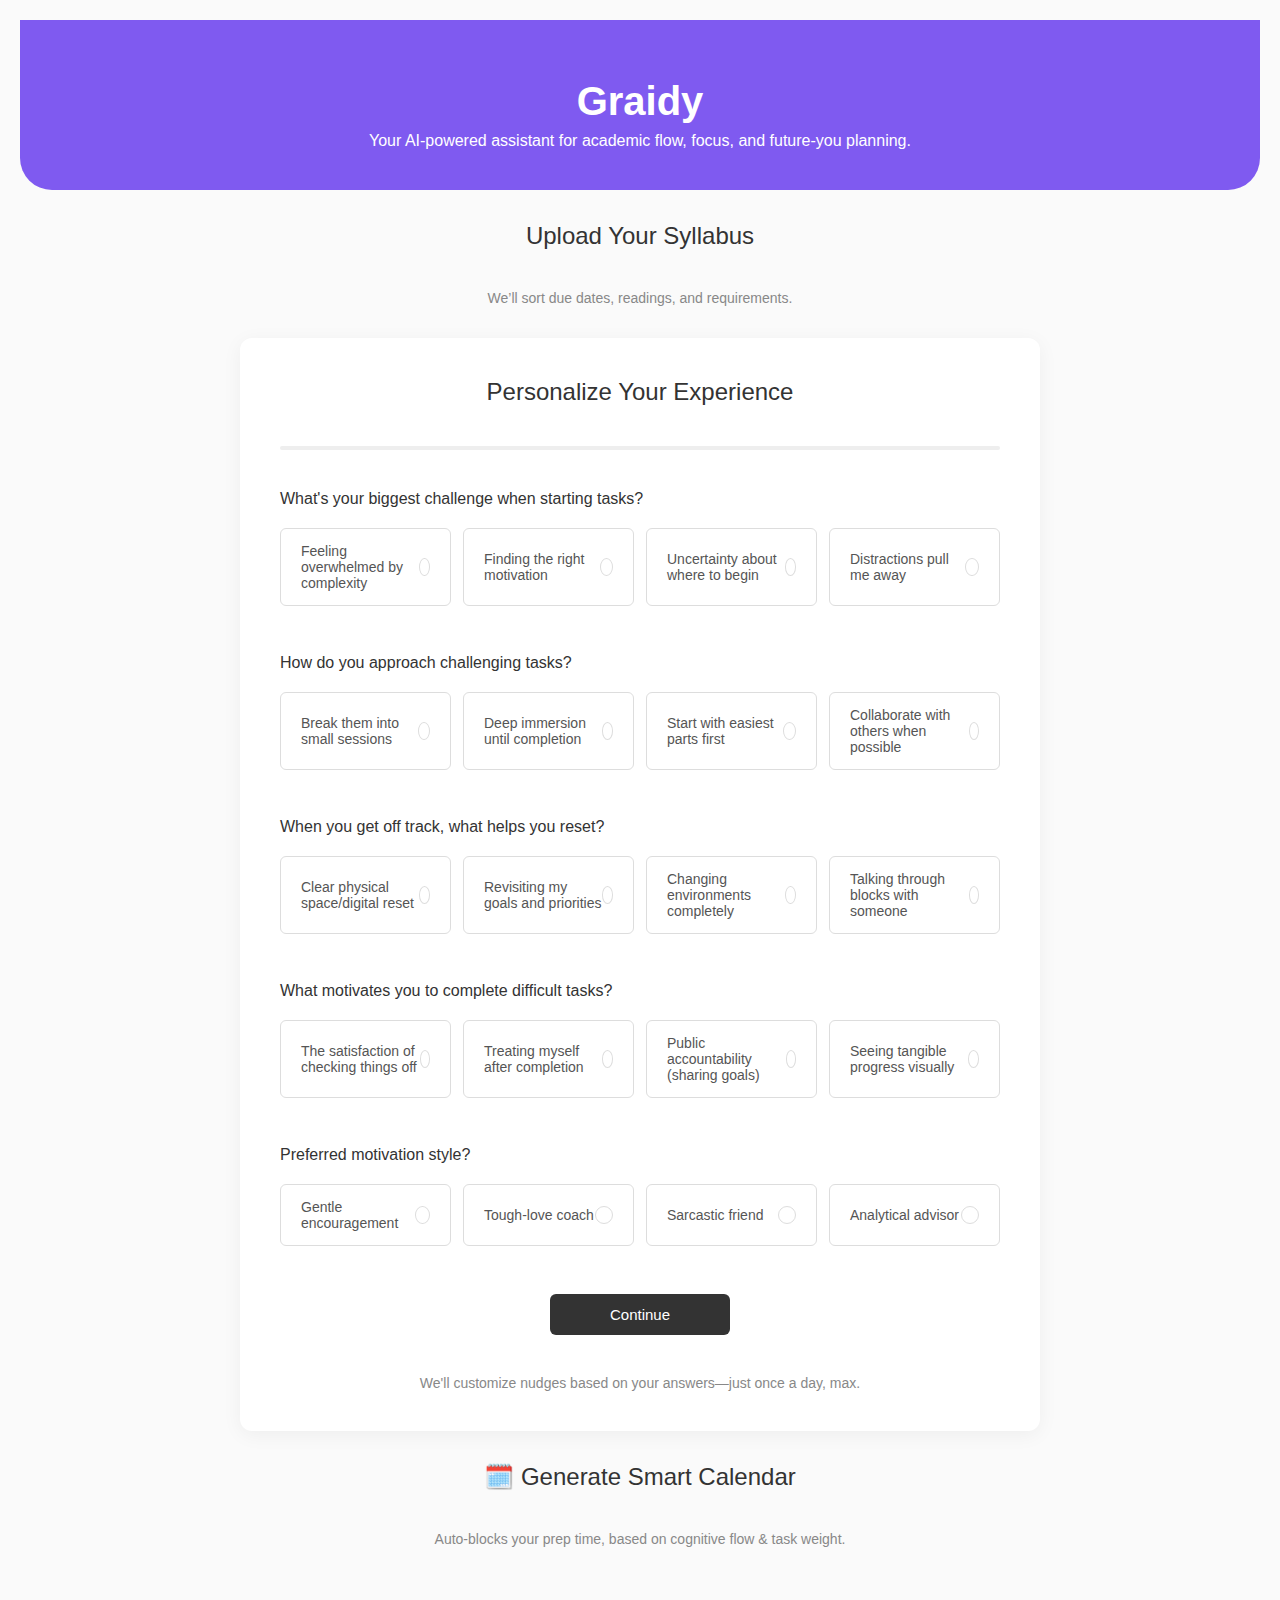
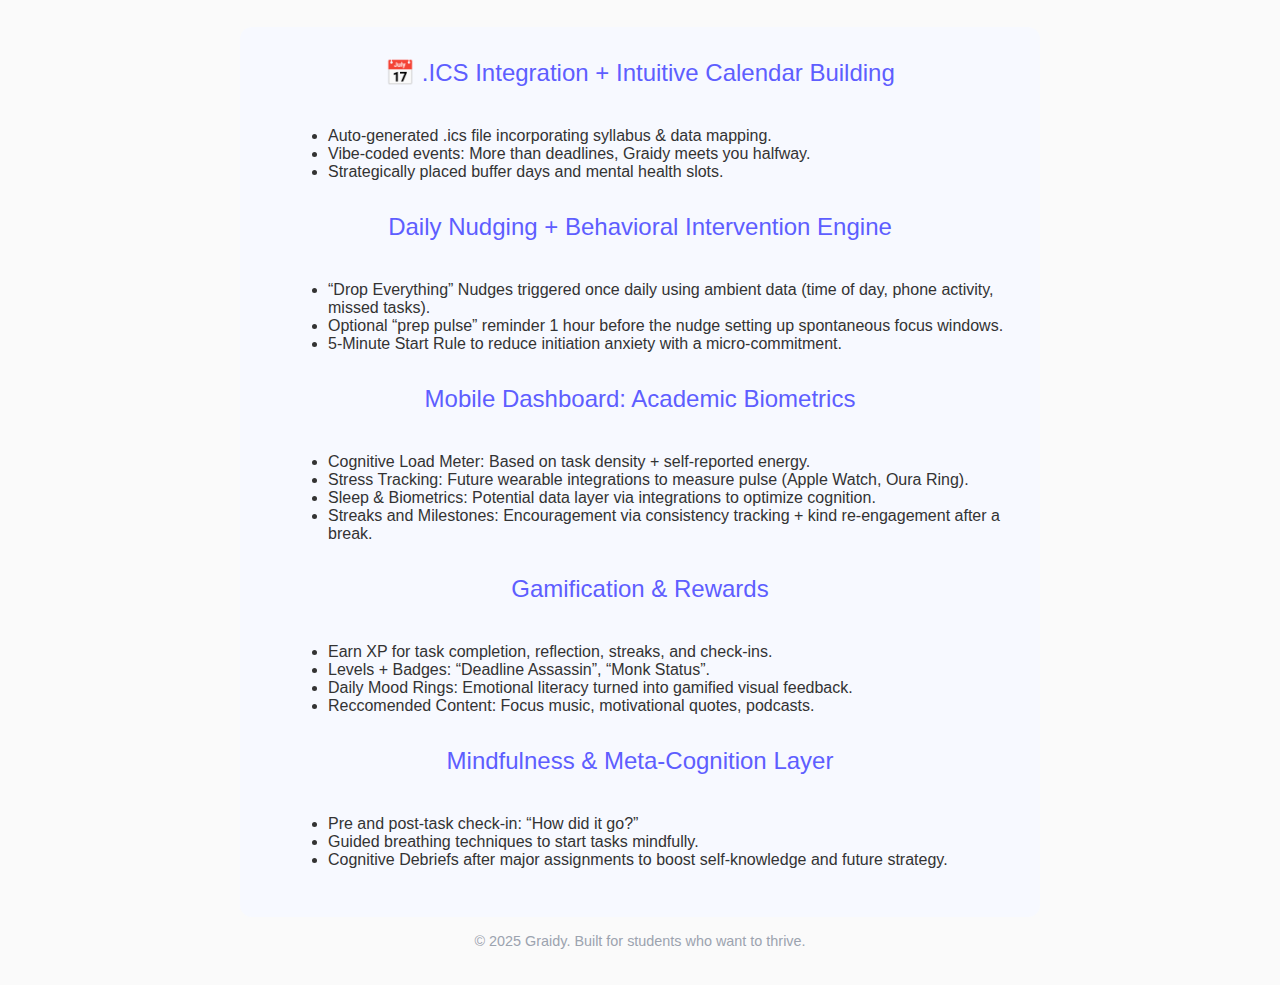
<file: graidy.html>
<!DOCTYPE html>
<html lang="en">
<head>
  <meta charset="UTF-8" />
  <meta name="viewport" content="width=device-width, initial-scale=1.0" />
  <title>Graidy - Your Academic Companion</title>
  <link href="https://fonts.googleapis.com/css2?family=Inter:wght@400;600&display=swap" rel="stylesheet">
  <style>
    body {
      font-family: 'Inter', sans-serif;
      margin: 0;
      background: #f8f7fc;
      color: #2c2c4a;
    }
    header {
      background: #7f5af0;
      padding: 2rem;
      text-align: center;
      color: white;
      border-bottom-left-radius: 2rem;
      border-bottom-right-radius: 2rem;
    }
    h1 {
      font-size: 2.5rem;
      margin-bottom: 0.5rem;
    }
    p {
      margin: 0.5rem 0;
    }
    section {
      padding: 2rem;
      max-width: 800px;
      margin: auto;
    }
    .card {
      background: white;
      border-radius: 1.5rem;
      box-shadow: 0 10px 20px rgba(0, 0, 0, 0.05);
      padding: 1.5rem;
      margin-bottom: 2rem;
      transition: transform 0.2s;
    }
    .card:hover {
      transform: scale(1.02);
    }
    footer {
      text-align: center;
      padding: 1rem;
      font-size: 0.9rem;
      color: #9ca3af;
    }
  </style>
</head>
<body>
  <header>
    <h1>Graidy</h1>
    <p>Your AI-powered assistant for academic flow, focus, and future-you planning.</p>
  </header>

</body>
</html>

    <section id="upload">
      <h2>Upload Your Syllabus</h2>
      <div class="tip">We’ll sort due dates, readings, and requirements.</div>
    </section>
<!DOCTYPE html>
<html lang="en">
<head>
  <meta charset="UTF-8">
  <title>Minimal Onboarding Questionnaire</title>
  <style>
    * {
      box-sizing: border-box;
      font-family: -apple-system, BlinkMacSystemFont, "Segoe UI", Roboto, Helvetica, Arial, sans-serif;
    }
    
    body {
      background-color: #fafafa;
      color: #333;
      margin: 0;
      padding: 20px;
    }
    
    #quiz {
      max-width: 800px;
      margin: 0 auto;
      padding: 40px;
      background: white;
      border-radius: 12px;
      box-shadow: 0 4px 20px rgba(0, 0, 0, 0.05);
    }
    
    h2 {
      color: #333;
      margin-top: 0;
      font-size: 24px;
      font-weight: 500;
      text-align: center;
      margin-bottom: 40px;
    }
    
    .question {
      margin-bottom: 48px;
    }
    
    .question-title {
      font-weight: 500;
      font-size: 16px;
      margin-bottom: 20px;
      color: #333;
    }
    
    .options {
      display: flex;
      flex-wrap: wrap;
      gap: 12px;
      justify-content: center;
    }
    
    .ghost-button {
      flex: 1;
      min-width: 160px;
      background: transparent;
      border: 1px solid #ddd;
      border-radius: 6px;
      padding: 14px 20px;
      text-align: left;
      cursor: pointer;
      transition: all 0.2s ease;
      font-size: 14px;
      color: #555;
      font-weight: 400;
      display: flex;
      align-items: center;
      justify-content: space-between;
    }
    
    .ghost-button:hover {
      border-color: #999;
      color: #333;
    }
    
    .ghost-button.selected {
      border-color: #333;
      color: #333;
      font-weight: 500;
      background-color: rgba(0, 0, 0, 0.03);
    }
    
    .ghost-button::after {
      content: '';
      width: 16px;
      height: 16px;
      border: 1px solid #ddd;
      border-radius: 50%;
      transition: all 0.2s ease;
    }
    
    .ghost-button.selected::after {
      background-color: #333;
      border-color: #333;
    }
    
    .tip {
      margin-top: 40px;
      font-size: 14px;
      color: #888;
      text-align: center;
    }
    
    .submit-btn {
      display: block;
      width: 180px;
      margin: 40px auto 0;
      padding: 12px 20px;
      background-color: #333;
      color: white;
      border: none;
      border-radius: 6px;
      font-size: 15px;
      font-weight: 500;
      cursor: pointer;
      transition: background-color 0.2s;
    }
    
    .submit-btn:hover {
      background-color: #111;
    }
    
    .progress-bar {
      height: 4px;
      background-color: #eee;
      width: 100%;
      margin-bottom: 40px;
      border-radius: 2px;
      overflow: hidden;
    }
    
    .progress {
      height: 100%;
      background-color: #333;
      width: 0%;
      transition: width 0.3s ease;
    }
    
    @media (max-width: 768px) {
      #quiz {
        padding: 30px 20px;
      }
      
      .options {
        flex-direction: column;
      }
      
      .ghost-button {
        width: 100%;
      }
    }
  </style>
</head>
<body>
  <section id="quiz">
    <h2>Personalize Your Experience</h2>
    <div class="progress-bar">
      <div class="progress" id="progressBar"></div>
    </div>
    <form id="quizForm">
      <div class="question" id="question1">
        <div class="question-title">What's your biggest challenge when starting tasks?</div>
        <div class="options">
          <button type="button" class="ghost-button" data-value="overwhelmed" onclick="selectOption(this, 'workInitiation')">
            Feeling overwhelmed by complexity
          </button>
          <button type="button" class="ghost-button" data-value="motivation" onclick="selectOption(this, 'workInitiation')">
            Finding the right motivation
          </button>
          <button type="button" class="ghost-button" data-value="uncertainty" onclick="selectOption(this, 'workInitiation')">
            Uncertainty about where to begin
          </button>
          <button type="button" class="ghost-button" data-value="distractions" onclick="selectOption(this, 'workInitiation')">
            Distractions pull me away
          </button>
        </div>
      </div>
      
      <div class="question" id="question2">
        <div class="question-title">How do you approach challenging tasks?</div>
        <div class="options">
          <button type="button" class="ghost-button" data-value="pomodoro" onclick="selectOption(this, 'taskApproach')">
            Break them into small sessions
          </button>
          <button type="button" class="ghost-button" data-value="immersion" onclick="selectOption(this, 'taskApproach')">
            Deep immersion until completion
          </button>
          <button type="button" class="ghost-button" data-value="easyfirst" onclick="selectOption(this, 'taskApproach')">
            Start with easiest parts first
          </button>
          <button type="button" class="ghost-button" data-value="collaborate" onclick="selectOption(this, 'taskApproach')">
            Collaborate with others when possible
          </button>
        </div>
      </div>
      
      <div class="question" id="question3">
        <div class="question-title">When you get off track, what helps you reset?</div>
        <div class="options">
          <button type="button" class="ghost-button" data-value="clear" onclick="selectOption(this, 'resetStrategy')">
            Clear physical space/digital reset
          </button>
          <button type="button" class="ghost-button" data-value="revisit" onclick="selectOption(this, 'resetStrategy')">
            Revisiting my goals and priorities
          </button>
          <button type="button" class="ghost-button" data-value="change" onclick="selectOption(this, 'resetStrategy')">
            Changing environments completely
          </button>
          <button type="button" class="ghost-button" data-value="talk" onclick="selectOption(this, 'resetStrategy')">
            Talking through blocks with someone
          </button>
        </div>
      </div>
      
      <div class="question" id="question4">
        <div class="question-title">What motivates you to complete difficult tasks?</div>
        <div class="options">
          <button type="button" class="ghost-button" data-value="checkoff" onclick="selectOption(this, 'motivation')">
            The satisfaction of checking things off
          </button>
          <button type="button" class="ghost-button" data-value="reward" onclick="selectOption(this, 'motivation')">
            Treating myself after completion
          </button>
          <button type="button" class="ghost-button" data-value="accountability" onclick="selectOption(this, 'motivation')">
            Public accountability (sharing goals)
          </button>
          <button type="button" class="ghost-button" data-value="progress" onclick="selectOption(this, 'motivation')">
            Seeing tangible progress visually
          </button>
        </div>
      </div>
      
      <div class="question" id="question5">
        <div class="question-title">Preferred motivation style?</div>
        <div class="options">
          <button type="button" class="ghost-button" data-value="gentle" onclick="selectOption(this, 'motivationStyle')">
            Gentle encouragement
          </button>
          <button type="button" class="ghost-button" data-value="coach" onclick="selectOption(this, 'motivationStyle')">
            Tough-love coach
          </button>
          <button type="button" class="ghost-button" data-value="sarcastic" onclick="selectOption(this, 'motivationStyle')">
            Sarcastic friend
          </button>
          <button type="button" class="ghost-button" data-value="analytical" onclick="selectOption(this, 'motivationStyle')">
            Analytical advisor
          </button>
        </div>
      </div>
      
      <input type="hidden" name="workInitiation" value="">
      <input type="hidden" name="taskApproach" value="">
      <input type="hidden" name="resetStrategy" value="">
      <input type="hidden" name="motivation" value="">
      <input type="hidden" name="motivationStyle" value="">
      
      <button type="submit" class="submit-btn">Continue</button>
    </form>
    <div class="tip">We'll customize nudges based on your answers—just once a day, max.</div>
  </section>

  <script>
    // Track total questions and answered questions
    const totalQuestions = 5;
    let answeredQuestions = 0;
    
    function updateProgress() {
      const progressPercent = (answeredQuestions / totalQuestions) * 100;
      document.getElementById('progressBar').style.width = progressPercent + '%';
    }
    
    function selectOption(element, fieldName) {
      // Get parent question
      const questionDiv = element.closest('.question');
      const questionOptions = questionDiv.querySelectorAll('.ghost-button');
      
      // Check if this is a new selection or changing an existing one
      const wasSelected = element.classList.contains('selected');
      
      // Remove selected class from siblings
      questionOptions.forEach(button => button.classList.remove('selected'));
      
      // If this wasn't already selected, mark it as selected and update progress
      if (!wasSelected) {
        element.classList.add('selected');
        
        // Check if this is the first answer for this question
        const hiddenInput = document.querySelector(`input[name="${fieldName}"]`);
        if (!hiddenInput.value) {
          answeredQuestions++;
          updateProgress();
        }
      } else {
        // If we're deselecting the only option, decrease the count
        answeredQuestions--;
        updateProgress();
      }
      
      // Update hidden input value
      document.querySelector(`input[name="${fieldName}"]`).value = element.classList.contains('selected') ? element.dataset.value : '';
    }
    
    document.getElementById('quizForm').addEventListener('submit', function(e) {
      e.preventDefault();
      
      // Collect form data
      const formData = {
        workInitiation: document.querySelector('input[name="workInitiation"]').value,
        taskApproach: document.querySelector('input[name="taskApproach"]').value,
        resetStrategy: document.querySelector('input[name="resetStrategy"]').value,
        motivation: document.querySelector('input[name="motivation"]').value,
        motivationStyle: document.querySelector('input[name="motivationStyle"]').value
      };
      
      // Check if all questions are answered
      const unanswered = Object.entries(formData).filter(([key, value]) => !value);
      
      if (unanswered.length > 0) {
        alert('Please answer all questions before continuing.');
        return;
      }
      
      // Here you would normally submit the data or proceed to next step
      console.log('Form submitted with data:', formData);
      alert('Thanks for your responses! Your personalized experience is being prepared.');
    });
    
    // Initialize progress bar
    updateProgress();
  </script>
</body>
</html>
    <section id="calendar">
      <h2>🗓️ Generate Smart Calendar</h2>
      <div class="tip">Auto-blocks your prep time, based on cognitive flow & task weight.</div>
    </section>
<section style="padding: 2rem; margin-top: 3rem; background-color: #f7f9ff; border-radius: 12px;">
  <h2 style="color: #5e5eff;">📅 .ICS Integration + Intuitive Calendar Building</h2>
  <ul style="margin-left: 1rem;">
    <li>Auto-generated .ics file incorporating syllabus & data mapping.</li>
    <li>Vibe-coded events: More than deadlines, Graidy meets you halfway.</li>
    <li>Strategically placed buffer days and mental health slots.</li>
  </ul>

  <h2 style="color: #5e5eff; margin-top: 2rem;">Daily Nudging + Behavioral Intervention Engine</h2>
  <ul style="margin-left: 1rem;">
    <li>“Drop Everything” Nudges triggered once daily using ambient data (time of day, phone activity, missed tasks).</li>
    <li>Optional “prep pulse” reminder 1 hour before the nudge setting up spontaneous focus windows.</li>
    <li>5-Minute Start Rule to reduce initiation anxiety with a micro-commitment.</li>
  </ul>

  <h2 style="color: #5e5eff; margin-top: 2rem;">Mobile Dashboard: Academic Biometrics</h2>
  <ul style="margin-left: 1rem;">
    <li>Cognitive Load Meter: Based on task density + self-reported energy.</li>
    <li>Stress Tracking: Future wearable integrations to measure pulse (Apple Watch, Oura Ring).</li>
    <li>Sleep & Biometrics: Potential data layer via integrations to optimize cognition.</li>
    <li>Streaks and Milestones: Encouragement via consistency tracking + kind re-engagement after a break.</li>
  </ul>

  <h2 style="color: #5e5eff; margin-top: 2rem;">Gamification & Rewards</h2>
  <ul style="margin-left: 1rem;">
    <li>Earn XP for task completion, reflection, streaks, and check-ins.</li>
    <li>Levels + Badges: “Deadline Assassin”, “Monk Status”.</li>
    <li>Daily Mood Rings: Emotional literacy turned into gamified visual feedback.</li>
    <li>Reccomended Content: Focus music, motivational quotes, podcasts.</li>
  </ul>

  <h2 style="color: #5e5eff; margin-top: 2rem;">Mindfulness & Meta-Cognition Layer</h2>
  <ul style="margin-left: 1rem;">
    <li>Pre and post-task check-in: “How did it go?”</li>
    <li>Guided breathing techniques to start tasks mindfully.</li>
    <li>Cognitive Debriefs after major assignments to boost self-knowledge and future strategy.</li>
  </ul>
</section>

 <footer>
    &copy; 2025 Graidy. Built for students who want to thrive.
  </footer>
</file>
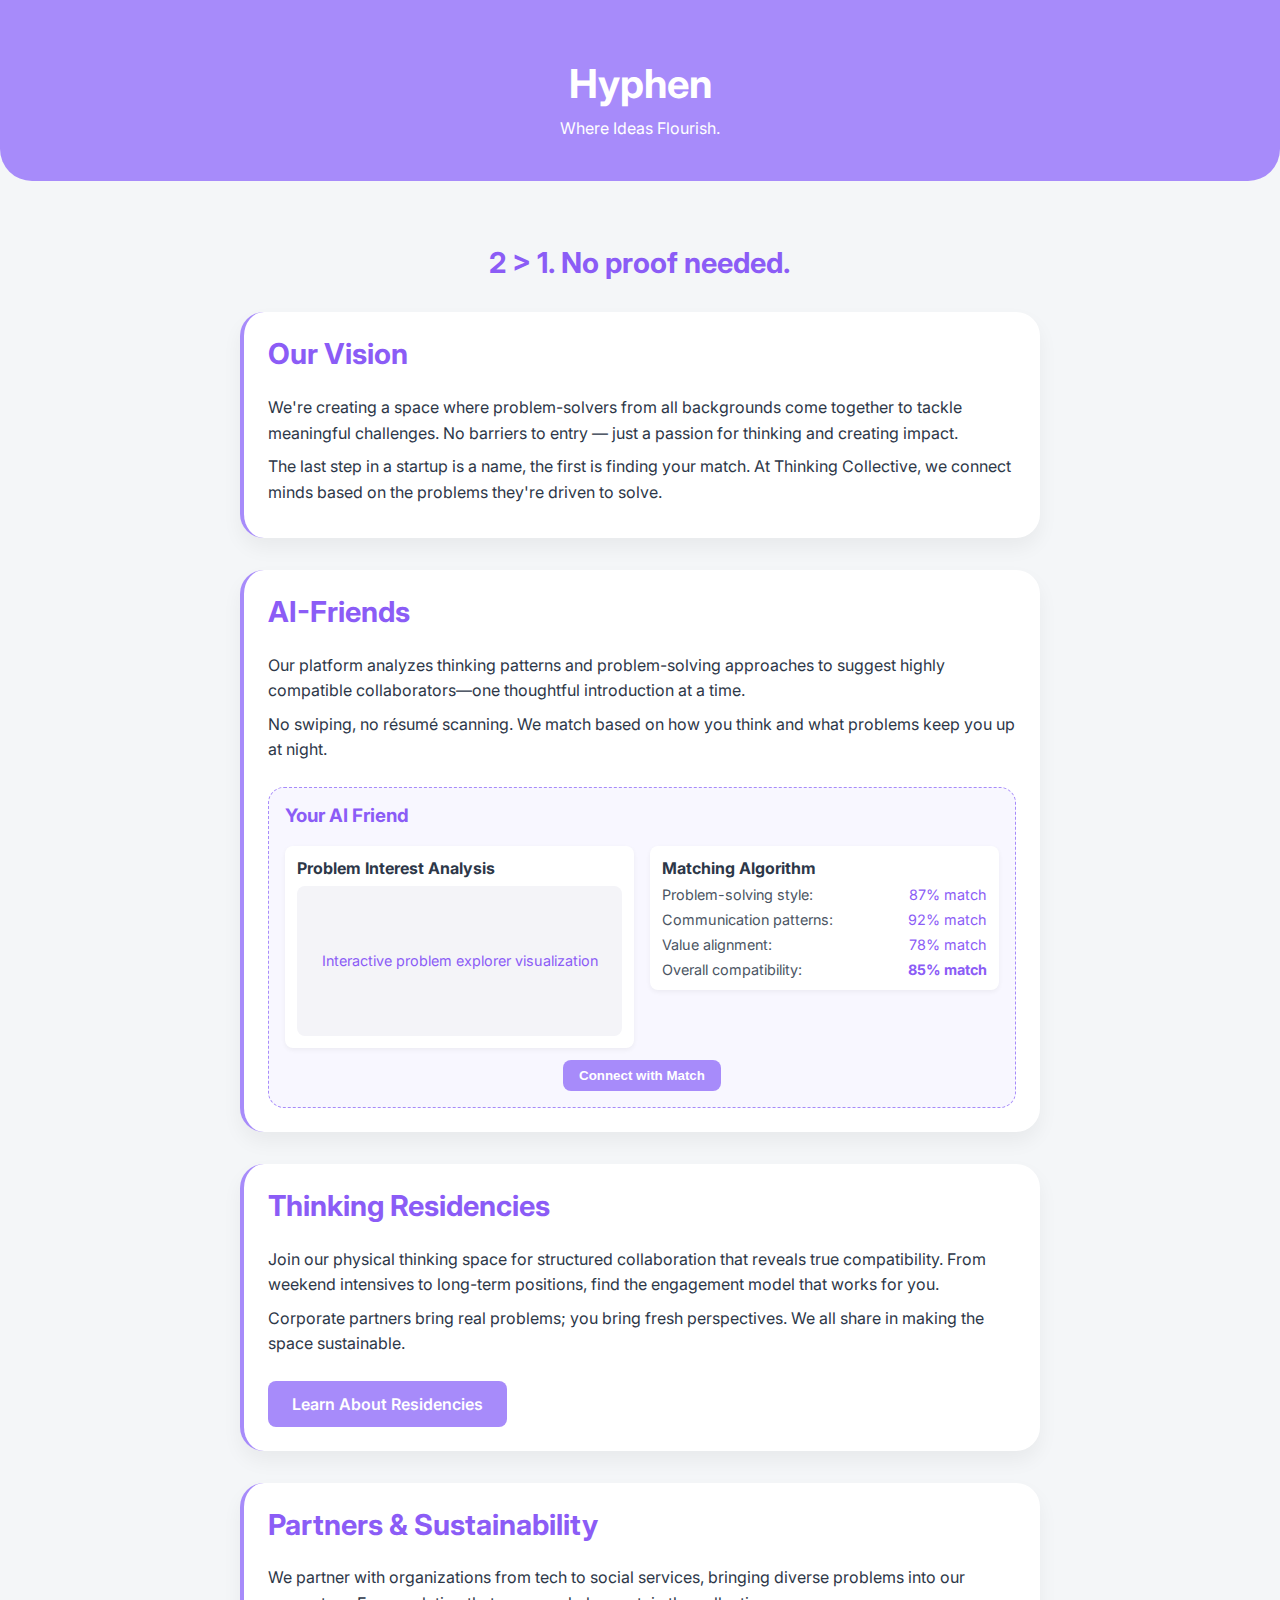
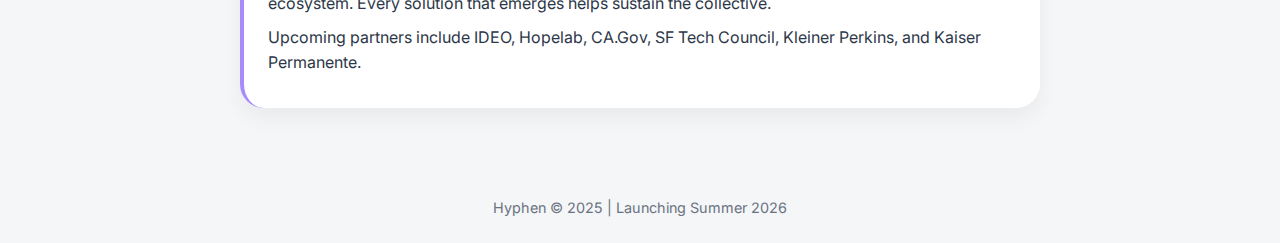
<file: hyphen.html>
<!DOCTYPE html>
<html lang="en">
<head>
  <meta charset="UTF-8" />
  <meta name="viewport" content="width=device-width, initial-scale=1.0" />
  <title>Hyphen - Where Ideas Flourish</title>
  <link href="https://fonts.googleapis.com/css2?family=Inter:wght@400;600&display=swap" rel="stylesheet">
  <style>
    body {
      font-family: 'Inter', sans-serif;
      margin: 0;
      background: #f4f6f8;
      color: #2d3748;
    }
    header {
      background: #a78bfa;
      padding: 2rem;
      text-align: center;
      color: white;
      border-bottom-left-radius: 2rem;
      border-bottom-right-radius: 2rem;
    }
    h1 {
      font-size: 2.5rem;
      margin-bottom: 0.5rem;
    }
    h2 {
      font-size: 1.8rem;
      margin-top: 0;
      color: #8b5cf6;
    }
    p {
      margin: 0.5rem 0;
      line-height: 1.6;
    }
    section {
      padding: 2rem;
      max-width: 800px;
      margin: auto;
    }
    .card {
      background: white;
      border-radius: 1.5rem;
      box-shadow: 0 10px 20px rgba(0,0,0,0.05);
      padding: 1.5rem;
      margin-bottom: 2rem;
      transition: transform 0.2s;
      border-left: 4px solid #a78bfa;
    }
    .card:hover {
      transform: scale(1.02);
    }
    .cta-button {
      display: inline-block;
      background: #a78bfa;
      color: white;
      padding: 0.8rem 1.5rem;
      border-radius: 0.5rem;
      text-decoration: none;
      font-weight: 600;
      margin-top: 1rem;
      transition: background 0.2s;
    }
    .cta-button:hover {
      background: #8b5cf6;
    }
    .formula {
      font-size: 1.3rem;
      font-weight: bold;
      text-align: center;
      margin: 2rem 0;
      color: #4f46e5;
    }
    footer {
      text-align: center;
      padding: 1rem;
      font-size: 0.9rem;
      color: #6b7280;
    }
  </style>
</head>
<body>
  <header>
    <h1>Hyphen</h1>
    <p>Where Ideas Flourish.</p>
  </header>

  <section>
    <div class="formula" style="text-align: center; margin: 2rem 0; font-size: 1.8rem; font-weight: bold; color: #8b5cf6;">
      2 &gt; 1. No proof needed.
    </div>
    
    <div class="card">
      <h2>Our Vision</h2>
      <p>We're creating a space where problem-solvers from all backgrounds come together to tackle meaningful challenges. No barriers to entry — just a passion for thinking and creating impact.</p>
      <p>The last step in a startup is a name, the first is finding your match. At Thinking Collective, we connect minds based on the problems they're driven to solve.</p>
    </div>

    <div class="card">
      <h2>AI-Friends</h2>
      <p>Our platform analyzes thinking patterns and problem-solving approaches to suggest highly compatible collaborators—one thoughtful introduction at a time.</p>
      <p>No swiping, no résumé scanning. We match based on how you think and what problems keep you up at night.</p>
      
      <div style="margin-top: 1.5rem; background: #f8f7ff; border-radius: 1rem; padding: 1rem; border: 1px dashed #a78bfa;">
        <h3 style="margin-top: 0; color: #8b5cf6;">Your AI Friend</h3>
        <div style="display: flex; gap: 1rem; align-items: flex-start;">
          <div style="flex: 1; background: white; border-radius: 0.5rem; padding: 0.75rem; box-shadow: 0 2px 5px rgba(0,0,0,0.05);">
            <div style="font-weight: bold; margin-bottom: 0.5rem;">Problem Interest Analysis</div>
            <div style="height: 150px; background: #f4f4f8; border-radius: 0.5rem; display: flex; justify-content: center; align-items: center; color: #8b5cf6; font-size: 0.9rem;">
              Interactive problem explorer visualization
            </div>
          </div>
          <div style="flex: 1; background: white; border-radius: 0.5rem; padding: 0.75rem; box-shadow: 0 2px 5px rgba(0,0,0,0.05);">
            <div style="font-weight: bold; margin-bottom: 0.5rem;">Matching Algorithm</div>
            <div style="font-size: 0.9rem; color: #4b5563;">
              <div style="display: flex; justify-content: space-between; margin-bottom: 0.5rem;">
                <span>Problem-solving style:</span>
                <span style="color: #8b5cf6;">87% match</span>
              </div>
              <div style="display: flex; justify-content: space-between; margin-bottom: 0.5rem;">
                <span>Communication patterns:</span>
                <span style="color: #8b5cf6;">92% match</span>
              </div>
              <div style="display: flex; justify-content: space-between; margin-bottom: 0.5rem;">
                <span>Value alignment:</span>
                <span style="color: #8b5cf6;">78% match</span>
              </div>
              <div style="display: flex; justify-content: space-between;">
                <span>Overall compatibility:</span>
                <span style="color: #8b5cf6; font-weight: bold;">85% match</span>
              </div>
            </div>
          </div>
        </div>
        <div style="margin-top: 0.75rem; text-align: center;">
          <button style="background: #a78bfa; color: white; border: none; padding: 0.5rem 1rem; border-radius: 0.5rem; font-weight: 600; cursor: pointer;">Connect with Match</button>
        </div>
      </div>
    </div>

    <div class="card">
      <h2>Thinking Residencies</h2>
      <p>Join our physical thinking space for structured collaboration that reveals true compatibility. From weekend intensives to long-term positions, find the engagement model that works for you.</p>
      <p>Corporate partners bring real problems; you bring fresh perspectives. We all share in making the space sustainable.</p>
      <a href="#" class="cta-button">Learn About Residencies</a>
    </div>

    <div class="card">
      <h2>Partners & Sustainability</h2>
      <p>We partner with organizations from tech to social services, bringing diverse problems into our ecosystem. Every solution that emerges helps sustain the collective.</p>
      <p>Upcoming partners include IDEO, Hopelab, CA.Gov, SF Tech Council, Kleiner Perkins, and Kaiser Permanente.</p>
    </div>
  </section>

  <footer>
    <p>Hyphen &copy; 2025 | Launching Summer 2026</p>
  </footer>
</body>
</html>
</file>
<file: style.css>
/* Same simple CSS for the button */
#cloud-home-button {
  position: fixed;
  bottom: 20px;
  right: 20px;
  z-index: 1000;
  text-decoration: none;
  transition: transform 0.3s ease;
}

#cloud-home-button:hover {
  transform: translateY(-5px);
}
</file>
